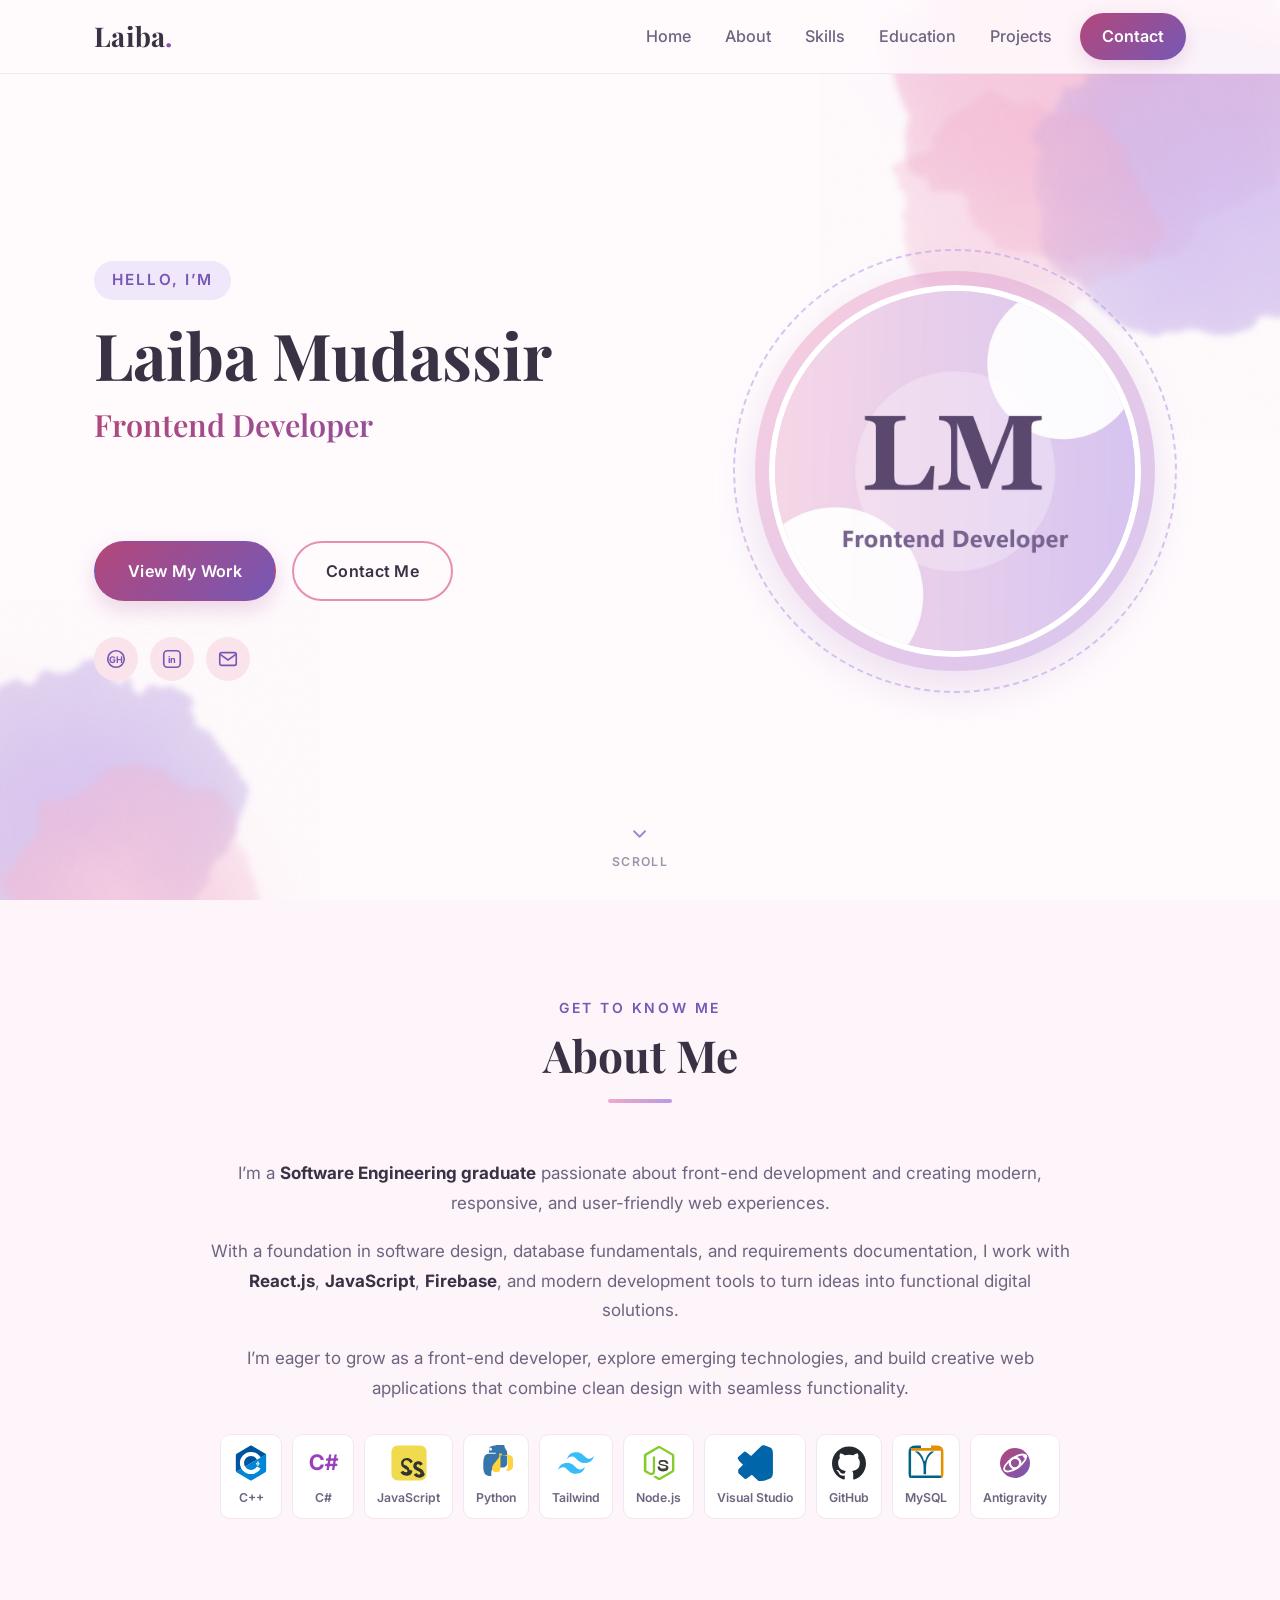
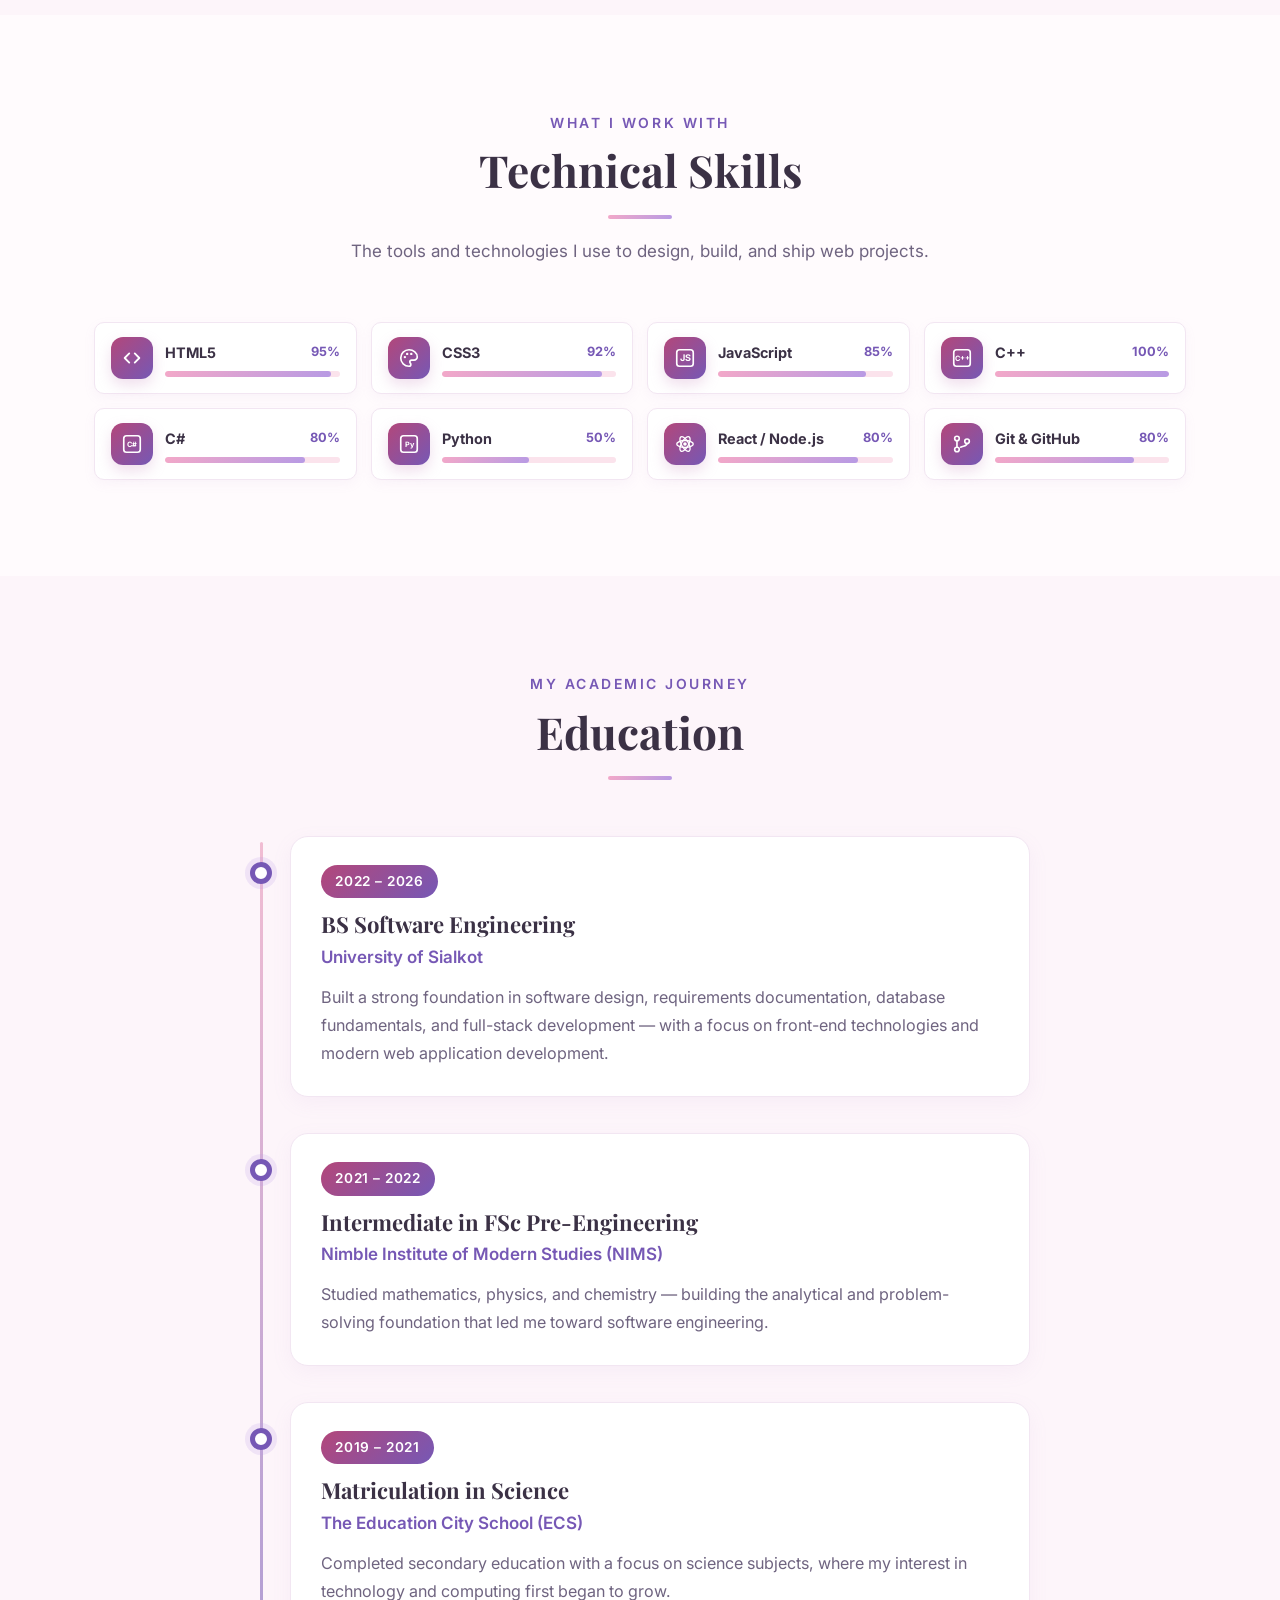
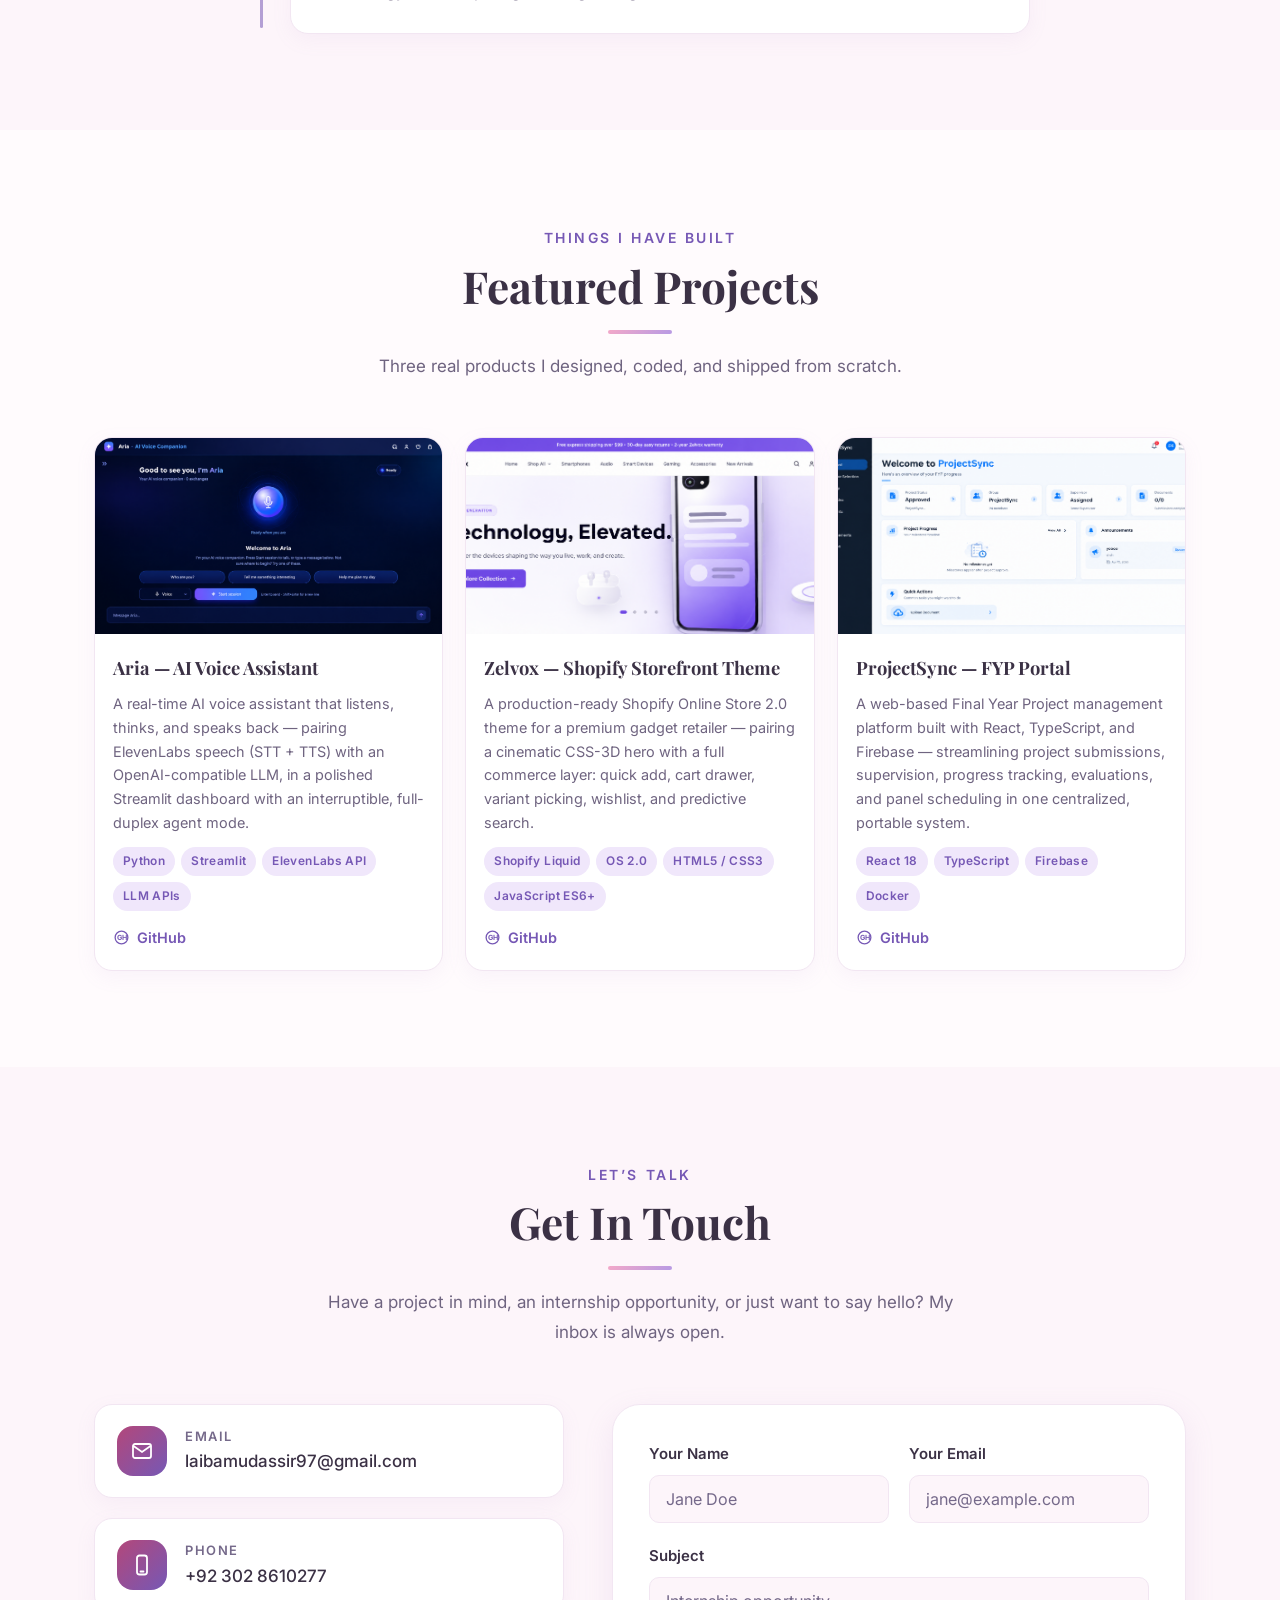
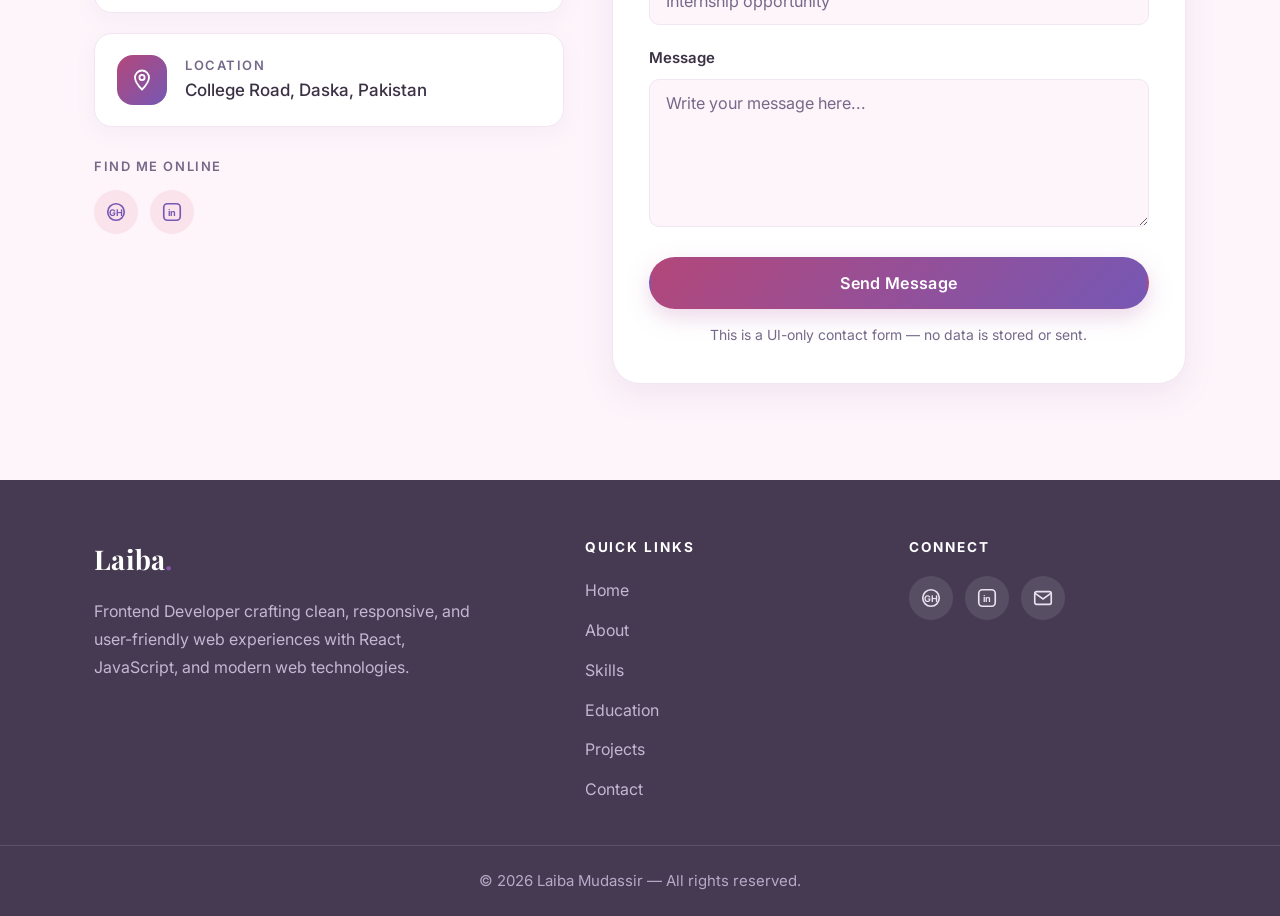
<file: index.html>
<!DOCTYPE html>
<html lang="en">

<head>
  <meta charset="UTF-8">
  <meta name="viewport" content="width=device-width, initial-scale=1.0">
  <meta name="description"
    content="Portfolio of Laiba Mudassir — Frontend Developer. Explore my skills, education, and projects built with HTML5, CSS3, and JavaScript.">
  <meta name="author" content="Laiba Mudassir">
  <title>Laiba Mudassir | Frontend Developer Portfolio</title>

  <!-- Google Fonts (optional enhancement — falls back to system fonts) -->
  <link rel="preconnect" href="https://fonts.googleapis.com">
  <link rel="preconnect" href="https://fonts.gstatic.com" crossorigin>
  <link
    href="https://fonts.googleapis.com/css2?family=Inter:wght@400;500;600;700&family=Playfair+Display:wght@600;700&display=swap"
    rel="stylesheet">

  <!-- Favicon -->
  <link rel="icon"
    href="data:image/svg+xml,%3Csvg xmlns='http://www.w3.org/2000/svg' viewBox='0 0 64 64'%3E%3Ccircle cx='32' cy='32' r='30' fill='%23e8a8c8'/%3E%3Ctext x='32' y='43' font-family='Georgia,serif' font-size='30' font-weight='bold' fill='white' text-anchor='middle'%3EL%3C/text%3E%3C/svg%3E">

  <link rel="stylesheet" href="style.css">
</head>

<body id="top">

  <!-- ===== Hidden checkbox that powers the mobile menu (pure HTML/CSS) ===== -->
  <input type="checkbox" id="nav-toggle" class="nav-toggle-checkbox" aria-hidden="true">

  <!-- =========================== NAVBAR =========================== -->
  <header class="site-header">
    <nav class="navbar container" aria-label="Main navigation">
      <a href="#home" class="brand">Laiba<span class="brand-accent">.</span></a>

      <label for="nav-toggle" class="nav-toggle-label" aria-label="Open navigation menu">
        <span class="nav-toggle-bar"></span>
        <span class="nav-toggle-bar"></span>
        <span class="nav-toggle-bar"></span>
      </label>

      <ul class="nav-menu">
        <li><a href="#home" class="nav-link">Home</a></li>
        <li><a href="#about" class="nav-link">About</a></li>
        <li><a href="#skills" class="nav-link">Skills</a></li>
        <li><a href="#education" class="nav-link">Education</a></li>
        <li><a href="#projects" class="nav-link">Projects</a></li>
        <li><a href="#contact" class="nav-link nav-link--cta">Contact</a></li>
      </ul>
    </nav>
  </header>

  <main>

    <!-- =========================== HOME / HERO =========================== -->
    <section id="home" class="hero">
      <div class="hero-watercolor hero-watercolor--one" aria-hidden="true"></div>
      <div class="hero-watercolor hero-watercolor--two" aria-hidden="true"></div>

      <div class="container hero-inner">
        <div class="hero-content">
          <p class="hero-eyebrow">Hello, I&rsquo;m</p>
          <h1 class="hero-name">Laiba Mudassir</h1>
          <p class="hero-tagline">Frontend Developer</p>
          <p class="hero-punchline" aria-hidden="true">
            <span class="tw-line tw-line-1">Not just websites &mdash; digital experiences</span><span
              class="tw-line tw-line-2">Clean, responsive, intuitive.</span>
          </p>
          <p class="visually-hidden">
            Not just websites &mdash; digital experiences. Clean, responsive, intuitive.
          </p>

          <div class="hero-actions">
            <a href="#projects" class="btn btn-primary">View My Work</a>
            <a href="#contact" class="btn btn-outline">Contact Me</a>
          </div>

          <ul class="hero-socials" aria-label="Social profiles">
            <li>
              <a href="https://github.com/Laiba-coder-dev" target="_blank" rel="noopener noreferrer" class="social-link"
                aria-label="GH — GitHub profile">
                <svg viewBox="0 0 24 24" class="social-icon" aria-hidden="true">
                  <circle cx="12" cy="12" r="9" fill="none" stroke="currentColor" stroke-width="1.8" /><text x="12"
                    y="16" text-anchor="middle" font-size="10" font-weight="700" fill="currentColor"
                    font-family="Inter, sans-serif">GH</text>
                </svg>
              </a>
            </li>
            <li>
              <a href="https://www.linkedin.com/in/laiba-mudassir-345454294" target="_blank" rel="noopener noreferrer"
                class="social-link" aria-label="in — LinkedIn profile">
                <svg viewBox="0 0 24 24" class="social-icon" aria-hidden="true">
                  <rect x="3" y="3" width="18" height="18" rx="4" fill="none" stroke="currentColor"
                    stroke-width="1.8" /><text x="12" y="16" text-anchor="middle" font-size="10" font-weight="700"
                    fill="currentColor" font-family="Inter, sans-serif">in</text>
                </svg>
              </a>
            </li>
            <li>
              <a href="mailto:laibamudassir97@gmail.com" class="social-link" aria-label="Send an email">
                <svg viewBox="0 0 24 24" class="social-icon" aria-hidden="true">
                  <rect x="3" y="5" width="18" height="14" rx="2" fill="none" stroke="currentColor"
                    stroke-width="1.8" />
                  <path d="M3.5 7l8.5 6 8.5-6" fill="none" stroke="currentColor" stroke-width="1.8"
                    stroke-linecap="round" />
                </svg>
              </a>
            </li>
          </ul>
        </div>

        <div class="hero-visual">
          <div class="hero-image-frame">
            <img src="images/profile.jpg" alt="Portrait of Laiba Mudassir, Frontend Developer" class="hero-image"
              width="900" height="900">
          </div>
        </div>
      </div>

      <!-- Scroll-down cue -->
      <a href="#about" class="hero-scroll-cue" aria-label="Scroll to About section">
        <svg viewBox="0 0 24 24" fill="none" stroke-width="2" stroke-linecap="round" stroke-linejoin="round"
          aria-hidden="true">
          <polyline points="6 9 12 15 18 9" />
        </svg>
        <span>Scroll</span>
      </a>
    </section>

    <!-- =========================== ABOUT =========================== -->
    <section id="about" class="section about">
      <div class="container">
        <header class="section-header">
          <p class="section-eyebrow">Get to know me</p>
          <h2 class="section-title">About Me</h2>
          <span class="section-divider" aria-hidden="true"></span>
        </header>

        <div class="about-grid">
          <div class="about-text">
            <p>
              I&rsquo;m a <strong>Software Engineering graduate</strong> passionate about
              front-end development and creating modern, responsive, and user-friendly web
              experiences.
            </p>
            <p>
              With a foundation in software design, database fundamentals, and
              requirements documentation, I work with <strong>React.js</strong>,
              <strong>JavaScript</strong>, <strong>Firebase</strong>, and modern development
              tools to turn ideas into functional digital solutions.
            </p>
            <p>
              I&rsquo;m eager to grow as a front-end developer, explore emerging technologies,
              and build creative web applications that combine clean design with seamless
              functionality.
            </p>
            <ul class="tech-stack" aria-label="Technologies and tools I work with">

              <!-- C++ -->
              <li class="tech-item">
                <span class="tech-icon tech-icon--cpp" aria-hidden="true">
                  <svg viewBox="0 0 128 128" role="img">
                    <path fill="#00549D"
                      d="M115.4 30.7L67.1 2.9c-.8-.5-1.9-.7-3.1-.7-1.2 0-2.3.3-3.1.7l-48 27.9c-1.7 1-2.9 3.5-2.9 5.4v55.7c0 1.1.2 2.4 1 3.5l106.8-62c-.6-1.2-1.5-2.1-2.4-2.7z" />
                    <path fill="#0086D4"
                      d="M10.7 95.3c.5.8 1.2 1.5 1.9 1.9l48.2 27.9c.8.5 1.9.7 3.1.7 1.2 0 2.3-.3 3.1-.7l48-27.9c1.7-1 2.9-3.5 2.9-5.4V36.1c0-.9-.1-1.9-.6-2.8l-106.6 62z" />
                    <path fill="#fff"
                      d="M85.3 76.1C81.1 83.5 73.1 88.5 64 88.5c-13.5 0-24.5-11-24.5-24.5s11-24.5 24.5-24.5c9.1 0 17.1 5 21.3 12.5l13-7.5c-6.8-11.9-19.6-20-34.3-20-21.8 0-39.5 17.7-39.5 39.5s17.7 39.5 39.5 39.5c14.6 0 27.4-8 34.2-19.8l-12.9-7.6z" />
                    <path fill="#fff" d="M82 64h5v5h-5zM89 64h5v5h-5z" />
                    <path fill="#fff" d="M86 59h5v5h-5z" />
                    <path fill="#fff" d="M86 69h5v5h-5z" />
                  </svg>
                </span>
                <span class="tech-name">C++</span>
              </li>

              <!-- C# -->
              <li class="tech-item">
                <span class="tech-icon tech-icon--csharp" aria-hidden="true">
                  <svg viewBox="0 0 128 128" role="img">
                    <text x="64" y="90" text-anchor="middle" font-size="76" font-weight="700" fill="#9941BB"
                      font-family="Inter, 'Segoe UI', sans-serif">C#</text>
                  </svg>
                </span>
                <span class="tech-name">C#</span>
              </li>

              <!-- JavaScript -->
              <li class="tech-item">
                <span class="tech-icon tech-icon--js" aria-hidden="true">
                  <svg viewBox="0 0 128 128" role="img">
                    <path fill="#F0DB4F" d="M1.408 1.408h125.184v125.185H1.408z" />
                    <path fill="#323330"
                      d="M116.347 96.736c-.917-5.711-4.641-10.508-15.672-14.981-3.832-1.761-8.104-3.022-9.377-5.926-.452-1.69-.512-2.642-.226-3.665.821-3.32 4.784-4.355 7.925-3.403 2.023.678 3.938 2.237 5.093 4.724 5.402-3.498 5.391-3.475 9.163-5.879-1.381-2.141-2.118-3.129-3.022-4.045-3.249-3.629-7.676-5.498-14.756-5.355l-3.688.477c-3.534.893-6.902 2.748-8.877 5.235-5.926 6.724-4.236 18.492 2.975 23.335 7.158 5.715 17.527 6.961 18.849 12.239.632 4.486-3.322 5.925-7.206 5.394-3.124-.694-4.750-2.441-6.569-5.637-4.880 2.838-4.880 2.838-9.938 5.769 1.217 2.652 2.355 3.858 4.009 5.423 5.588 5.016 13.089 6.671 20.517 5.562 7.887-1.563 13.507-6.334 14.704-12.701zm-50.81-8.938c-.566-4.959-3.2-8.742-8.477-12.393-3.638-2.461-11.993-5.71-11.993-5.71-.917-3.022-1.277-8.115 2.38-12.441 1.844-2.09 4.756-3.194 7.636-3.271 2.783.05 5.576.9 7.626 2.617l2.022 2.21c1.741 1.844 2.904 3.576 3.697 5.787 2.927-1.7 2.927-1.7 8.997-5.238-1.218-2.736-2.285-3.901-4.286-5.786-5.016-5.09-12.218-7.453-19.421-6.897l-3.617.627c-7.153 1.693-12.762 7.087-13.963 14.062-1.444 8.461 1.39 15.186 8.677 19.966l2.334 1.516c5.96 3.917 10.565 4.877 11.37 8.509.695 4.487-3.476 6.162-7.003 5.764-3.547-.443-6.066-2.335-8.233-5.711l-9.443 5.48c1.743 3.456 3.374 5.003 5.927 7.062 5.902 4.733 14.457 6.162 21.904 4.547 7.905-1.953 14.184-7.965 14.367-17.09z" />
                  </svg>
                </span>
                <span class="tech-name">JavaScript</span>
              </li>

              <!-- Python -->
              <li class="tech-item">
                <span class="tech-icon tech-icon--python" aria-hidden="true">
                  <svg viewBox="0 0 128 128" role="img">
                    <path fill="#3776AB"
                      d="M63.391 1.988c-4.266.046-8.361.437-11.961 1.137-10.632 2.071-12.547 6.232-12.547 14.153v10.516h24v3.625h-24c-8.261 0-15.604 4.976-17.719 14.547-2.421 10.937-2.508 17.875-2.508 26.125 0 8.26.094 15.129 2.526 23.375 2.109 9.515 9.454 14.468 17.727 14.468h8.469v-12.5c0-9.223 8.021-17.343 17.5-17.343h24c8.271 0 15-6.729 15-15V30.277c0-7.896-2.012-11.375-6.075-14.913C98.887 12.701 93.897 8.75 93.897 3.777c0-8.271-6.729-15-15-15H63.391zM44.719 9.813c2.875 0 5.219 2.372 5.219 5.281 0 2.875-2.344 5.219-5.219 5.219-2.907 0-5.25-2.344-5.25-5.219 0-2.908 2.343-5.281 5.25-5.281z" />
                    <path fill="#FFD43B"
                      d="M84.609 23.502v11.852h23.5c8.271 0 16.407 6.758 16.407 15v25.5c0 8.242-6.695 15.665-14.965 15.843-3.657.079-6.923-.397-10.441-1.438 3.96-3.303 6.938-7.333 6.938-14.405v-25.5c0-7.896-5.265-13.635-13.106-13.635h-13.093v46.126c0 8.242-6.695 14.406-14.966 14.406-8.271 0-15.036-6.164-15.036-14.406 0-8.242 6.765-17.367 15.036-26.266 5.929-6.302 11.041-12.296 11.041-18.328 0-3.486-.431-6.034-1.248-8.242H84.609zM71.633 85.536c2.875 0 5.25 2.372 5.25 5.281 0 2.875-2.375 5.219-5.25 5.219-2.907 0-5.25-2.344-5.25-5.219 0-2.908 2.343-5.281 5.25-5.281z" />
                  </svg>
                </span>
                <span class="tech-name">Python</span>
              </li>

              <!-- Tailwind -->
              <li class="tech-item">
                <span class="tech-icon tech-icon--tailwind" aria-hidden="true">
                  <svg viewBox="0 0 128 128" role="img">
                    <path
                      d="M64.004 25.602c-17.067 0-27.73 8.53-32 25.597 6.398-8.531 13.867-11.73 22.398-9.597 4.871 1.214 8.352 4.746 12.207 8.66C72.883 56.629 80.145 64 96.004 64c17.066 0 27.73-8.531 32-25.602-6.399 8.536-13.867 11.735-22.399 9.602-4.87-1.215-8.347-4.746-12.207-8.66-6.27-6.368-13.532-13.738-29.394-13.738zM32.004 64c-17.066 0-27.73 8.531-32 25.602C6.402 81.066 13.87 77.867 22.402 80c4.871 1.215 8.352 4.746 12.207 8.66 6.274 6.367 13.536 13.738 29.395 13.738 17.066 0 27.73-8.53 32-25.597-6.399 8.531-13.867 11.73-22.399 9.597-4.87-1.214-8.347-4.746-12.207-8.66C55.124 71.371 47.863 64 32.004 64z"
                      fill="#38bdf8" />
                  </svg>
                </span>
                <span class="tech-name">Tailwind</span>
              </li>

              <!-- Node.js -->
              <li class="tech-item">
                <span class="tech-icon tech-icon--node" aria-hidden="true">
                  <svg viewBox="0 0 128 128" role="img">
                    <path fill="#83CD29"
                      d="M112.771 30.334L68.674 4.729c-2.781-1.584-6.402-1.584-9.205 0L14.901 30.334C12.031 31.985 10 35.088 10 38.407v51.142c0 3.319 2.084 6.423 4.954 8.083l11.775 6.688c5.628 2.772 7.617 2.772 10.178 2.772 8.333 0 13.093-5.039 13.093-13.828v-50.49c0-.713-.371-1.774-1.071-1.774h-5.623C42.594 41 42 42.061 42 42.773v50.49c0 3.896-3.524 7.773-10.11 4.48L20.1 90.73c-.437-.214-.874-.866-.874-1.181V38.407c0-.483.329-1.104.785-1.384l44.083-25.604c.422-.218 1.378-.218 1.378 0l44.087 25.604c.457.28.786.9.786 1.384v51.142c0 .483-.329 1.104-.786 1.384l-44.087 25.604c-.401.213-.957.213-1.378 0l-11.465-6.908c-.329-.169-.793-.169-1.134 0-3.049 1.503-3.596 1.699-6.422 2.772-1.134.484-.632 1.699.218 2.182l15.084 8.924c1.378.862 2.975 1.28 4.576 1.28 1.602 0 3.22-.418 4.576-1.28l44.083-25.604c2.87-1.648 4.953-4.752 4.953-8.083V38.407c0-3.319-2.07-6.422-4.947-8.073z" />
                    <path fill="#404137"
                      d="M77.71 52.62c-9.576 0-15.28 4.043-15.28 10.77 0 7.316 5.657 9.338 14.802 10.258 10.951 1.084 11.777 2.707 11.777 4.895 0 3.781-3.019 5.379-10.108 5.379-8.921 0-10.877-2.229-11.557-6.647-.109-.621-.657-1.071-1.278-1.071h-5.751c-.71 0-1.278.578-1.278 1.278 0 7.487 4.087 16.411 19.864 16.411 11.888 0 18.73-4.65 18.73-12.769 0-8.069-5.479-10.199-16.978-11.73-11.62-1.54-12.828-2.303-12.828-5.005 0-2.247 1.018-5.228 9.576-5.228 7.672 0 10.502 1.645 11.668 6.788.128.567.622.979 1.217.979h5.775c.356 0 .695-.154.932-.427.238-.273.34-.636.285-.986-1.468-8.573-7.256-12.75-19.572-12.75z" />
                  </svg>
                </span>
                <span class="tech-name">Node.js</span>
              </li>

              <!-- Visual Studio Code -->
              <li class="tech-item">
                <span class="tech-icon tech-icon--vscode" aria-hidden="true">
                  <svg viewBox="0 0 128 128" role="img">
                    <path fill="#0065A9"
                      d="M90.767 127.126a10.273 10.273 0 006.35-.244l25.69-9.852c2.96-1.137 4.993-3.93 4.993-7.17V18.14a7.431 7.431 0 00-4.993-7.17l-25.69-9.853a10.11 10.11 0 00-7.36.244 10.307 10.307 0 00-1.38.779L50.015 38.95 32.195 25.022a6.88 6.88 0 00-8.817.332l-20.05 17.9A6.885 6.885 0 003.327 50a6.885 6.885 0 001-6.75L4.33 50.002c0 1.726.638 3.451 1.913 4.754l15.17 15.12-15.17 15.117c-1.275 1.303-1.913 3.028-1.913 4.754l-.003 6.748c.006 1.787.672 3.394 1.737 4.564l20.052 17.9a6.88 6.88 0 008.817.332l17.82-13.93 38.362 36.802c.48.384.96.704 1.38.778zM97 35.37L67.77 64 97 92.633V35.37z" />
                  </svg>
                </span>
                <span class="tech-name">Visual Studio</span>
              </li>

              <!-- GitHub -->
              <li class="tech-item">
                <span class="tech-icon tech-icon--github" aria-hidden="true">
                  <svg viewBox="0 0 128 128" role="img">
                    <path fill-rule="evenodd" clip-rule="evenodd"
                      d="M64 5.103c-33.347 0-60.388 27.035-60.388 60.388 0 26.682 17.303 49.317 41.297 57.303 3.017.56 4.125-1.31 4.125-2.905 0-1.44-.056-6.197-.082-11.243-16.8 3.653-20.345-7.125-20.345-7.125-2.747-6.98-6.705-8.836-6.705-8.836-5.48-3.748.413-3.67.413-3.67 6.063.425 9.257 6.223 9.257 6.223 5.386 9.23 14.127 6.562 17.573 5.02.542-3.903 2.107-6.568 3.834-8.076-13.413-1.525-27.514-6.704-27.514-29.843 0-6.593 2.36-11.98 6.223-16.21-.628-1.52-2.695-7.662.584-15.98 0 0 5.07-1.623 16.61 6.19C53.7 35 58.867 34.327 64 34.304c5.13.023 10.3.694 15.127 2.033 11.526-7.813 16.59-6.19 16.59-6.19 3.287 8.317 1.22 14.46.593 15.98 3.872 4.23 6.215 9.617 6.215 16.21 0 23.194-14.127 28.3-27.574 29.796 2.167 1.874 4.097 5.55 4.097 11.183 0 8.08-.07 14.583-.07 16.572 0 1.607 1.088 3.49 4.148 2.897 23.98-7.994 41.263-30.622 41.263-57.294C124.388 32.14 97.35 5.103 64 5.103z"
                      fill="#24292f" />
                  </svg>
                </span>
                <span class="tech-name">GitHub</span>
              </li>

              <!-- MySQL -->
              <li class="tech-item">
                <span class="tech-icon tech-icon--mysql" aria-hidden="true">
                  <svg viewBox="0 0 128 128" role="img">
                    <path fill="#00618a" d="M2 2h44v9H11v106H2z" />
                    <path fill="#e48e00" d="M126 2H82v9h35v106h9z" />
                    <path fill="#00618a" d="M11 108h106v9H11z" />
                    <path fill="#e48e00" d="M11 11h106v9H11z" />
                    <path fill="#00618a"
                      d="M54.2 66.4c.8 6.8 1.1 13.1 1.1 21.6v16h9V88c0-8.5.3-14.8 1.1-21.6 1.1-9.4 3.6-17.3 9-25.2C79 34.8 84.4 28.9 94.1 23H82.4c-6.8 5.1-11.4 10.2-15.3 17.2-2.8 5.1-4.5 10.5-5.6 16.2h-4.9c-1.1-5.7-2.8-11.1-5.6-16.2C47.1 33.2 42.5 28.1 35.7 23H23.9c9.7 5.9 15.1 11.8 19.3 18.2 5.4 7.9 9 15.8 11 25.2z" />
                  </svg>
                </span>
                <span class="tech-name">MySQL</span>
              </li>

              <!-- Antigravity (AI tool) -->
              <li class="tech-item">
                <span class="tech-icon tech-icon--ai" aria-hidden="true">
                  <svg viewBox="0 0 24 24" role="img">
                    <defs>
                      <linearGradient id="aiGrad" x1="0%" y1="0%" x2="100%" y2="100%">
                        <stop offset="0%" style="stop-color:#b3477a" />
                        <stop offset="100%" style="stop-color:#7658b5" />
                      </linearGradient>
                    </defs>
                    <circle cx="12" cy="12" r="10" fill="url(#aiGrad)" />
                    <circle cx="12" cy="12" r="3.5" fill="none" stroke="white" stroke-width="1.5" />
                    <ellipse cx="12" cy="12" rx="8.5" ry="3.5" fill="none" stroke="white" stroke-width="1.2"
                      transform="rotate(-35 12 12)" />
                    <circle cx="18.8" cy="7.5" r="1.3" fill="white" />
                  </svg>
                </span>
                <span class="tech-name">Antigravity</span>
              </li>

            </ul>
          </div>
        </div>
      </div>
    </section>

    <!-- =========================== SKILLS =========================== -->
    <section id="skills" class="section skills">
      <div class="container">
        <header class="section-header">
          <p class="section-eyebrow">What I work with</p>
          <h2 class="section-title">Technical Skills</h2>
          <span class="section-divider" aria-hidden="true"></span>
          <p class="section-subtitle">
            The tools and technologies I use to design, build, and ship web projects.
          </p>
        </header>

        <div class="skills-grid">

          <article class="skill-card">
            <span class="skill-icon" aria-hidden="true">
              <svg viewBox="0 0 24 24">
                <polyline points="9 7 4 12 9 17" fill="none" stroke="currentColor" stroke-width="2"
                  stroke-linecap="round" stroke-linejoin="round" />
                <polyline points="15 7 20 12 15 17" fill="none" stroke="currentColor" stroke-width="2"
                  stroke-linecap="round" stroke-linejoin="round" />
              </svg>
            </span>
            <div class="skill-info">
              <div class="skill-head">
                <h3 class="skill-name">HTML5</h3>
                <span class="skill-level">95%</span>
              </div>
              <div class="skill-meter" role="img" aria-label="HTML5 proficiency: 95 percent">
                <span class="skill-meter-fill" style="--level: 95%;"></span>
              </div>
            </div>
          </article>

          <article class="skill-card">
            <span class="skill-icon" aria-hidden="true">
              <svg viewBox="0 0 24 24">
                <path
                  d="M12 3a9 9 0 1 0 0 18c1.1 0 2-.9 2-2 0-.5-.2-1-.6-1.4-.3-.4-.5-.8-.5-1.3 0-1.1.9-2 2-2h2.6A3.5 3.5 0 0 0 21 10.8C21 6.5 16.9 3 12 3z"
                  fill="none" stroke="currentColor" stroke-width="1.8" />
                <circle cx="7.5" cy="11" r="1.3" fill="currentColor" />
                <circle cx="10" cy="7.5" r="1.3" fill="currentColor" />
                <circle cx="14.5" cy="7.5" r="1.3" fill="currentColor" />
              </svg>
            </span>
            <div class="skill-info">
              <div class="skill-head">
                <h3 class="skill-name">CSS3</h3>
                <span class="skill-level">92%</span>
              </div>
              <div class="skill-meter" role="img" aria-label="CSS3 proficiency: 92 percent">
                <span class="skill-meter-fill" style="--level: 92%;"></span>
              </div>
            </div>
          </article>

          <article class="skill-card">
            <span class="skill-icon" aria-hidden="true">
              <svg viewBox="0 0 24 24">
                <rect x="3" y="3" width="18" height="18" rx="3" fill="none" stroke="currentColor" stroke-width="1.8" />
                <text x="12" y="15.5" text-anchor="middle" font-size="10" font-weight="700" fill="currentColor"
                  font-family="Inter, sans-serif">JS</text>
              </svg>
            </span>
            <div class="skill-info">
              <div class="skill-head">
                <h3 class="skill-name">JavaScript</h3>
                <span class="skill-level">85%</span>
              </div>
              <div class="skill-meter" role="img" aria-label="JavaScript proficiency: 85 percent">
                <span class="skill-meter-fill" style="--level: 85%;"></span>
              </div>
            </div>
          </article>

          <article class="skill-card">
            <span class="skill-icon" aria-hidden="true">
              <svg viewBox="0 0 24 24">
                <rect x="3" y="3" width="18" height="18" rx="3" fill="none" stroke="currentColor" stroke-width="1.8" />
                <text x="12" y="15" text-anchor="middle" font-size="8" font-weight="700" fill="currentColor"
                  font-family="Inter, sans-serif">C++</text>
              </svg>
            </span>
            <div class="skill-info">
              <div class="skill-head">
                <h3 class="skill-name">C++</h3>
                <span class="skill-level">100%</span>
              </div>
              <div class="skill-meter" role="img" aria-label="C plus plus proficiency: 100 percent">
                <span class="skill-meter-fill" style="--level: 100%;"></span>
              </div>
            </div>
          </article>

          <article class="skill-card">
            <span class="skill-icon" aria-hidden="true">
              <svg viewBox="0 0 24 24">
                <rect x="3" y="3" width="18" height="18" rx="3" fill="none" stroke="currentColor" stroke-width="1.8" />
                <text x="12" y="15" text-anchor="middle" font-size="8" font-weight="700" fill="currentColor"
                  font-family="Inter, sans-serif">C#</text>
              </svg>
            </span>
            <div class="skill-info">
              <div class="skill-head">
                <h3 class="skill-name">C#</h3>
                <span class="skill-level">80%</span>
              </div>
              <div class="skill-meter" role="img" aria-label="C sharp proficiency: 80 percent">
                <span class="skill-meter-fill" style="--level: 80%;"></span>
              </div>
            </div>
          </article>

          <article class="skill-card">
            <span class="skill-icon" aria-hidden="true">
              <svg viewBox="0 0 24 24">
                <rect x="3" y="3" width="18" height="18" rx="3" fill="none" stroke="currentColor" stroke-width="1.8" />
                <text x="12" y="15" text-anchor="middle" font-size="8" font-weight="700" fill="currentColor"
                  font-family="Inter, sans-serif">Py</text>
              </svg>
            </span>
            <div class="skill-info">
              <div class="skill-head">
                <h3 class="skill-name">Python</h3>
                <span class="skill-level">50%</span>
              </div>
              <div class="skill-meter" role="img" aria-label="Python proficiency: 50 percent">
                <span class="skill-meter-fill" style="--level: 50%;"></span>
              </div>
            </div>
          </article>

          <article class="skill-card">
            <span class="skill-icon" aria-hidden="true">
              <svg viewBox="0 0 24 24">
                <circle cx="12" cy="12" r="2" fill="currentColor" />
                <ellipse cx="12" cy="12" rx="9" ry="3.8" fill="none" stroke="currentColor" stroke-width="1.5" />
                <ellipse cx="12" cy="12" rx="9" ry="3.8" fill="none" stroke="currentColor" stroke-width="1.5"
                  transform="rotate(60 12 12)" />
                <ellipse cx="12" cy="12" rx="9" ry="3.8" fill="none" stroke="currentColor" stroke-width="1.5"
                  transform="rotate(120 12 12)" />
              </svg>
            </span>
            <div class="skill-info">
              <div class="skill-head">
                <h3 class="skill-name">React / Node.js</h3>
                <span class="skill-level">80%</span>
              </div>
              <div class="skill-meter" role="img" aria-label="React and Node dot js proficiency: 80 percent">
                <span class="skill-meter-fill" style="--level: 80%;"></span>
              </div>
            </div>
          </article>

          <article class="skill-card">
            <span class="skill-icon" aria-hidden="true">
              <svg viewBox="0 0 24 24">
                <circle cx="6.5" cy="6" r="2.5" fill="none" stroke="currentColor" stroke-width="1.8" />
                <circle cx="6.5" cy="18" r="2.5" fill="none" stroke="currentColor" stroke-width="1.8" />
                <circle cx="17.5" cy="9" r="2.5" fill="none" stroke="currentColor" stroke-width="1.8" />
                <path d="M6.5 8.5v7M17.5 11.5c0 3-4 2.5-7 4" fill="none" stroke="currentColor" stroke-width="1.8"
                  stroke-linecap="round" />
              </svg>
            </span>
            <div class="skill-info">
              <div class="skill-head">
                <h3 class="skill-name">Git &amp; GitHub</h3>
                <span class="skill-level">80%</span>
              </div>
              <div class="skill-meter" role="img" aria-label="Git and GitHub proficiency: 80 percent">
                <span class="skill-meter-fill" style="--level: 80%;"></span>
              </div>
            </div>
          </article>

        </div>
      </div>
    </section>

    <!-- =========================== EDUCATION =========================== -->
    <section id="education" class="section education">
      <div class="container">
        <header class="section-header">
          <p class="section-eyebrow">My academic journey</p>
          <h2 class="section-title">Education</h2>
          <span class="section-divider" aria-hidden="true"></span>
        </header>

        <ol class="timeline">
          <li class="timeline-item">
            <span class="timeline-marker" aria-hidden="true"></span>
            <div class="timeline-card">
              <span class="timeline-period">2022 &ndash; 2026</span>
              <h3 class="timeline-degree">BS Software Engineering</h3>
              <p class="timeline-institute">University of Sialkot</p>
              <p class="timeline-detail">
                Built a strong foundation in software design, requirements documentation,
                database fundamentals, and full-stack development &mdash; with a focus on
                front-end technologies and modern web application development.
              </p>
            </div>
          </li>

          <li class="timeline-item">
            <span class="timeline-marker" aria-hidden="true"></span>
            <div class="timeline-card">
              <span class="timeline-period">2021 &ndash; 2022</span>
              <h3 class="timeline-degree">Intermediate in FSc Pre-Engineering</h3>
              <p class="timeline-institute">Nimble Institute of Modern Studies (NIMS)</p>
              <p class="timeline-detail">
                Studied mathematics, physics, and chemistry &mdash; building the analytical
                and problem-solving foundation that led me toward software engineering.
              </p>
            </div>
          </li>

          <li class="timeline-item">
            <span class="timeline-marker" aria-hidden="true"></span>
            <div class="timeline-card">
              <span class="timeline-period">2019 &ndash; 2021</span>
              <h3 class="timeline-degree">Matriculation in Science</h3>
              <p class="timeline-institute">The Education City School (ECS)</p>
              <p class="timeline-detail">
                Completed secondary education with a focus on science subjects, where my
                interest in technology and computing first began to grow.
              </p>
            </div>
          </li>
        </ol>
      </div>
    </section>

    <!-- =========================== PROJECTS =========================== -->
    <section id="projects" class="section projects">
      <div class="container">
        <header class="section-header">
          <p class="section-eyebrow">Things I have built</p>
          <h2 class="section-title">Featured Projects</h2>
          <span class="section-divider" aria-hidden="true"></span>
          <p class="section-subtitle">
            Three real products I designed, coded, and shipped from scratch.
          </p>
        </header>

        <div class="projects-grid">

          <!-- Aria — AI Voice Assistant -->
          <article class="project-card">
            <div class="project-thumb">
              <img src="images/project1.png"
                alt="Screenshot of the Aria AI voice assistant dashboard with its glowing microphone orb" width="1672"
                height="941" loading="lazy">
            </div>
            <div class="project-body">
              <h3 class="project-title">Aria &mdash; AI Voice Assistant</h3>
              <p class="project-description">
                A real-time AI voice assistant that listens, thinks, and speaks back &mdash;
                pairing ElevenLabs speech (STT + TTS) with an OpenAI-compatible LLM, in a
                polished Streamlit dashboard with an interruptible, full-duplex agent mode.
              </p>
              <ul class="project-tags" aria-label="Technologies used">
                <li>Python</li>
                <li>Streamlit</li>
                <li>ElevenLabs API</li>
                <li>LLM APIs</li>
              </ul>
              <div class="project-links">
                <a href="https://github.com/Laiba-coder-dev/Python-Voice-Assistant" target="_blank"
                  rel="noopener noreferrer" class="project-link">
                  <svg viewBox="0 0 24 24" class="link-icon" aria-hidden="true">
                    <circle cx="12" cy="12" r="9" fill="none" stroke="currentColor" stroke-width="1.8" /><text x="12"
                      y="16" text-anchor="middle" font-size="10" font-weight="700" fill="currentColor"
                      font-family="Inter, sans-serif">GH</text>
                  </svg>
                  GitHub
                </a>
              </div>
            </div>
          </article>

          <!-- Zelvox — Shopify Storefront Theme -->
          <article class="project-card">
            <div class="project-thumb">
              <img src="images/project2.png"
                alt="Screenshot of the Zelvox Shopify storefront hero with its lavender phone mockup" width="1913"
                height="822" loading="lazy">
            </div>
            <div class="project-body">
              <h3 class="project-title">Zelvox &mdash; Shopify Storefront Theme</h3>
              <p class="project-description">
                A production-ready Shopify Online Store 2.0 theme for a premium gadget retailer
                &mdash; pairing a cinematic CSS-3D hero with a full commerce layer: quick add,
                cart drawer, variant picking, wishlist, and predictive search.
              </p>
              <ul class="project-tags" aria-label="Technologies used">
                <li>Shopify Liquid</li>
                <li>OS 2.0</li>
                <li>HTML5 / CSS3</li>
                <li>JavaScript ES6+</li>
              </ul>
              <div class="project-links">
                <a href="https://github.com/Laiba-coder-dev/Zelvox-Shopify-Store" target="_blank"
                  rel="noopener noreferrer" class="project-link">
                  <svg viewBox="0 0 24 24" class="link-icon" aria-hidden="true">
                    <circle cx="12" cy="12" r="9" fill="none" stroke="currentColor" stroke-width="1.8" /><text x="12"
                      y="16" text-anchor="middle" font-size="10" font-weight="700" fill="currentColor"
                      font-family="Inter, sans-serif">GH</text>
                  </svg>
                  GitHub
                </a>
              </div>
            </div>
          </article>

          <!-- ProjectSync — FYP Portal -->
          <article class="project-card">
            <div class="project-thumb">
              <img src="images/project3.png" alt="Screenshot of the ProjectSync FYP Portal interface" width="1816"
                height="866" loading="lazy">
            </div>
            <div class="project-body">
              <h3 class="project-title">ProjectSync &mdash; FYP Portal</h3>
              <p class="project-description">
                A web-based Final Year Project management platform built with React, TypeScript,
                and Firebase &mdash; streamlining project submissions, supervision, progress
                tracking, evaluations, and panel scheduling in one centralized, portable system.
              </p>
              <ul class="project-tags" aria-label="Technologies used">
                <li>React 18</li>
                <li>TypeScript</li>
                <li>Firebase</li>
                <li>Docker</li>
              </ul>
              <div class="project-links">
                <a href="https://github.com/Laiba-coder-dev/ProjectSync-FYP-Portal" target="_blank"
                  rel="noopener noreferrer" class="project-link">
                  <svg viewBox="0 0 24 24" class="link-icon" aria-hidden="true">
                    <circle cx="12" cy="12" r="9" fill="none" stroke="currentColor" stroke-width="1.8" /><text x="12"
                      y="16" text-anchor="middle" font-size="10" font-weight="700" fill="currentColor"
                      font-family="Inter, sans-serif">GH</text>
                  </svg>
                  GitHub
                </a>
              </div>
            </div>
          </article>

        </div>
      </div>
    </section>

    <!-- =========================== CONTACT =========================== -->
    <section id="contact" class="section contact">
      <div class="container">
        <header class="section-header">
          <p class="section-eyebrow">Let&rsquo;s talk</p>
          <h2 class="section-title">Get In Touch</h2>
          <span class="section-divider" aria-hidden="true"></span>
          <p class="section-subtitle">
            Have a project in mind, an internship opportunity, or just want to say hello?
            My inbox is always open.
          </p>
        </header>

        <div class="contact-grid">

          <div class="contact-info">
            <ul class="contact-list">
              <li class="contact-item">
                <span class="contact-icon" aria-hidden="true">
                  <svg viewBox="0 0 24 24">
                    <rect x="3" y="5" width="18" height="14" rx="2" fill="none" stroke="currentColor"
                      stroke-width="1.8" />
                    <path d="M3.5 7l8.5 6 8.5-6" fill="none" stroke="currentColor" stroke-width="1.8"
                      stroke-linecap="round" />
                  </svg>
                </span>
                <div>
                  <h3 class="contact-label">Email</h3>
                  <a href="mailto:laibamudassir97@gmail.com" class="contact-value">laibamudassir97@gmail.com</a>
                </div>
              </li>

              <li class="contact-item">
                <span class="contact-icon" aria-hidden="true">
                  <svg viewBox="0 0 24 24">
                    <rect x="7" y="2.5" width="10" height="19" rx="2.5" fill="none" stroke="currentColor"
                      stroke-width="1.8" />
                    <line x1="10.5" y1="18.5" x2="13.5" y2="18.5" stroke="currentColor" stroke-width="1.8"
                      stroke-linecap="round" />
                  </svg>
                </span>
                <div>
                  <h3 class="contact-label">Phone</h3>
                  <a href="tel:+923028610277" class="contact-value">+92 302 8610277</a>
                </div>
              </li>

              <li class="contact-item">
                <span class="contact-icon" aria-hidden="true">
                  <svg viewBox="0 0 24 24">
                    <path d="M12 2.5a7 7 0 0 0-7 7c0 5 7 12 7 12s7-7 7-12a7 7 0 0 0-7-7z" fill="none"
                      stroke="currentColor" stroke-width="1.8" stroke-linejoin="round" />
                    <circle cx="12" cy="9.5" r="2.6" fill="none" stroke="currentColor" stroke-width="1.8" />
                  </svg>
                </span>
                <div>
                  <h3 class="contact-label">Location</h3>
                  <p class="contact-value">College Road, Daska, Pakistan</p>
                </div>
              </li>
            </ul>

            <div class="contact-socials">
              <h3 class="contact-socials-title">Find me online</h3>
              <ul class="contact-social-list" aria-label="Social profiles">
                <li>
                  <a href="https://github.com/Laiba-coder-dev" target="_blank" rel="noopener noreferrer"
                    class="social-link" aria-label="GH — GitHub profile">
                    <svg viewBox="0 0 24 24" class="social-icon" aria-hidden="true">
                      <circle cx="12" cy="12" r="9" fill="none" stroke="currentColor" stroke-width="1.8" /><text x="12"
                        y="16" text-anchor="middle" font-size="10" font-weight="700" fill="currentColor"
                        font-family="Inter, sans-serif">GH</text>
                    </svg>
                  </a>
                </li>
                <li>
                  <a href="https://www.linkedin.com/in/laiba-mudassir-345454294" target="_blank"
                    rel="noopener noreferrer" class="social-link" aria-label="in — LinkedIn profile">
                    <svg viewBox="0 0 24 24" class="social-icon" aria-hidden="true">
                      <rect x="3" y="3" width="18" height="18" rx="4" fill="none" stroke="currentColor"
                        stroke-width="1.8" /><text x="12" y="16" text-anchor="middle" font-size="10" font-weight="700"
                        fill="currentColor" font-family="Inter, sans-serif">in</text>
                    </svg>
                  </a>
                </li>
              </ul>
            </div>
          </div>

          <form class="contact-form" action="#" method="post" novalidate>
            <div class="form-row">
              <div class="form-field">
                <label for="name" class="form-label">Your Name</label>
                <input type="text" id="name" name="name" class="form-input" placeholder="Jane Doe" required>
              </div>
              <div class="form-field">
                <label for="email" class="form-label">Your Email</label>
                <input type="email" id="email" name="email" class="form-input" placeholder="jane@example.com" required>
              </div>
            </div>

            <div class="form-field">
              <label for="subject" class="form-label">Subject</label>
              <input type="text" id="subject" name="subject" class="form-input" placeholder="Internship opportunity"
                required>
            </div>

            <div class="form-field">
              <label for="message" class="form-label">Message</label>
              <textarea id="message" name="message" class="form-input form-textarea" rows="6"
                placeholder="Write your message here..." required></textarea>
            </div>

            <button type="submit" class="btn btn-primary btn-block">Send Message</button>
            <p class="form-note">This is a UI-only contact form &mdash; no data is stored or sent.</p>
          </form>

        </div>
      </div>
    </section>

  </main>

  <!-- =========================== FOOTER =========================== -->
  <footer class="site-footer">
    <div class="container footer-grid">
      <div class="footer-brand">
        <a href="#home" class="brand">Laiba<span class="brand-accent">.</span></a>
        <p class="footer-tagline">
          Frontend Developer crafting clean, responsive, and user-friendly web experiences
          with React, JavaScript, and modern web technologies.
        </p>
      </div>

      <nav class="footer-nav" aria-label="Footer navigation">
        <h3 class="footer-heading">Quick Links</h3>
        <ul class="footer-links">
          <li><a href="#home">Home</a></li>
          <li><a href="#about">About</a></li>
          <li><a href="#skills">Skills</a></li>
          <li><a href="#education">Education</a></li>
          <li><a href="#projects">Projects</a></li>
          <li><a href="#contact">Contact</a></li>
        </ul>
      </nav>

      <div class="footer-social">
        <h3 class="footer-heading">Connect</h3>
        <ul class="contact-social-list" aria-label="Social profiles">
          <li>
            <a href="https://github.com/Laiba-coder-dev" target="_blank" rel="noopener noreferrer" class="social-link"
              aria-label="GH — GitHub profile">
              <svg viewBox="0 0 24 24" class="social-icon" aria-hidden="true">
                <circle cx="12" cy="12" r="9" fill="none" stroke="currentColor" stroke-width="1.8" /><text x="12" y="16"
                  text-anchor="middle" font-size="10" font-weight="700" fill="currentColor"
                  font-family="Inter, sans-serif">GH</text>
              </svg>
            </a>
          </li>
          <li>
            <a href="https://www.linkedin.com/in/laiba-mudassir-345454294" target="_blank" rel="noopener noreferrer"
              class="social-link" aria-label="in — LinkedIn profile">
              <svg viewBox="0 0 24 24" class="social-icon" aria-hidden="true">
                <rect x="3" y="3" width="18" height="18" rx="4" fill="none" stroke="currentColor" stroke-width="1.8" />
                <text x="12" y="16" text-anchor="middle" font-size="10" font-weight="700" fill="currentColor"
                  font-family="Inter, sans-serif">in</text>
              </svg>
            </a>
          </li>
          <li>
            <a href="mailto:laibamudassir97@gmail.com" class="social-link" aria-label="Send an email">
              <svg viewBox="0 0 24 24" class="social-icon" aria-hidden="true">
                <rect x="3" y="5" width="18" height="14" rx="2" fill="none" stroke="currentColor" stroke-width="1.8" />
                <path d="M3.5 7l8.5 6 8.5-6" fill="none" stroke="currentColor" stroke-width="1.8"
                  stroke-linecap="round" />
              </svg>
            </a>
          </li>
        </ul>
      </div>
    </div>

    <div class="footer-bottom">
      <p>&copy; 2026 Laiba Mudassir &mdash; All rights reserved.</p>
    </div>
  </footer>

</body>

</html>
</file>
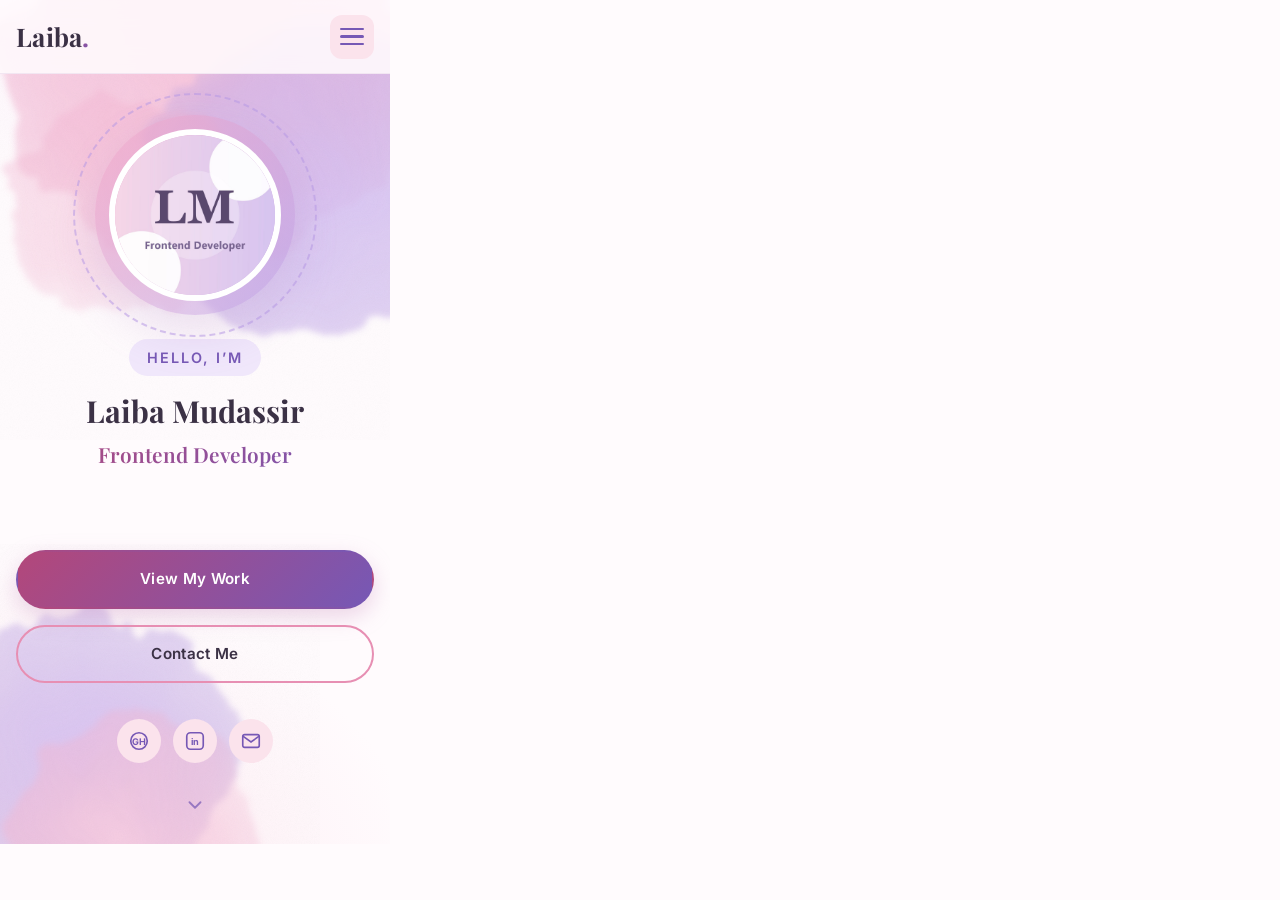
<file: tools/screenshot-mobile.html>
<!DOCTYPE html>
<html>
<head>
  <meta charset="utf-8">
  <title>mobile screenshot wrapper</title>
  <style>html,body{margin:0;padding:0;background:#fffbfd;} iframe{display:block;border:0;}</style>
</head>
<body>
  <iframe src="../index.html" title="mobile preview" style="width:390px;height:844px;"></iframe>
</body>
</html>
</file>
<file: style.css>
/* ==========================================================================
   Laiba Mudassir — Personal Portfolio
   Hand-written HTML5 + CSS3 (no frameworks, no templates)

   Table of contents
   1.  Design tokens
   2.  Base styles & reset
   3.  Shared utilities (container, buttons, section headers)
   4.  Navbar & mobile menu
   5.  Hero section
   6.  About section
   7.  Skills section
   8.  Education section
   9.  Projects section
   10. Contact section & form
   11. Footer
   12. Responsive breakpoints
   13. Accessibility (reduced motion, focus)
   ========================================================================== */


/* ==========================================================================
   1. DESIGN TOKENS
   ========================================================================== */

:root {
  /* Core palette — white base with soft pink & lilac watercolor accents */
  --color-bg: #fffbfd;
  --color-surface: #ffffff;
  --color-surface-soft: #fdf5fa;

  --color-pink: #e78fb3;
  --color-pink-soft: #fbe3ec;
  --color-lilac: #7658b5;
  --color-lilac-soft: #f0e7fb;
  --color-gradient: linear-gradient(135deg, #f3a8c8 0%, #b79ae4 100%);
  /* Deeper variant used where white text sits on the gradient (contrast-safe) */
  --color-gradient-strong: linear-gradient(135deg, #b3477a 0%, #7658b5 100%);

  --color-text: #3b3145;
  --color-text-soft: #6f6480;
  --color-text-faint: #75698a;
  --color-border: #f2e6f2;

  /* Typography */
  --font-body: "Inter", "Segoe UI", system-ui, -apple-system, sans-serif;
  --font-display: "Playfair Display", Georgia, "Times New Roman", serif;

  /* Layout */
  --container-width: 1140px;
  --header-height: 74px;
  --radius-sm: 10px;
  --radius-md: 18px;
  --radius-lg: 28px;

  /* Effects */
  --shadow-soft: 0 10px 30px rgba(179, 138, 200, 0.14);
  --shadow-lift: 0 18px 44px rgba(179, 138, 200, 0.24);
  --transition: 0.3s ease;
}


/* ==========================================================================
   2. BASE STYLES & RESET
   ========================================================================== */

*,
*::before,
*::after {
  margin: 0;
  padding: 0;
  box-sizing: border-box;
}

html {
  scroll-behavior: smooth;          /* Smooth scrolling between sections */
  scroll-padding-top: calc(var(--header-height) + 12px);
  /* Bump the root font size on desktop so all rem values scale up */
  font-size: 17px;
  overflow-x: hidden;               /* Belt-and-suspenders against horizontal bleed */
}

body {
  font-family: var(--font-body);
  font-size: 1rem;
  line-height: 1.75;
  color: var(--color-text);
  background-color: var(--color-bg);
  -webkit-font-smoothing: antialiased;
  overflow-x: hidden;               /* Guards against stray horizontal scroll */
}

img {
  max-width: 100%;
  display: block;
}

a {
  color: inherit;
  text-decoration: none;
}

ul,
ol {
  list-style: none;
}

code {
  font-family: "Consolas", "Courier New", monospace;
  font-size: 0.88em;
  background: var(--color-lilac-soft);
  color: var(--color-lilac);
  padding: 0.08em 0.4em;
  border-radius: 6px;
}

.container {
  width: 100%;
  max-width: var(--container-width);
  margin-inline: auto;
  padding-inline: 24px;
}

.section {
  padding-block: 96px;
  position: relative;
}

/* Alternating section backgrounds for visual rhythm */
.about,
.education,
.contact {
  background-color: var(--color-surface-soft);
}


/* ==========================================================================
   3. SHARED UTILITIES
   ========================================================================== */

/* ---------- Section headers ---------- */

.section-header {
  text-align: center;
  max-width: 640px;
  margin-inline: auto;
  margin-bottom: 56px;
}

.section-eyebrow {
  font-size: 0.82rem;
  font-weight: 600;
  letter-spacing: 0.18em;
  text-transform: uppercase;
  color: var(--color-lilac);
  margin-bottom: 8px;
}

.section-title {
  font-family: var(--font-display);
  font-size: clamp(1.9rem, 4vw, 2.6rem);
  line-height: 1.2;
  color: var(--color-text);
}

.section-divider {
  display: block;
  width: 64px;
  height: 4px;
  border-radius: 999px;
  background: var(--color-gradient);
  margin: 18px auto 0;
}

.section-subtitle {
  margin-top: 18px;
  color: var(--color-text-soft);
}

/* ---------- Buttons ---------- */

.btn {
  display: inline-block;
  padding: 14px 32px;
  border-radius: 999px;
  font-family: var(--font-body);
  font-size: 0.95rem;
  font-weight: 600;
  letter-spacing: 0.02em;
  cursor: pointer;
  border: 2px solid transparent;
  transition: transform var(--transition), box-shadow var(--transition),
    background-color var(--transition), color var(--transition),
    border-color var(--transition);
}

.btn-primary {
  background: var(--color-gradient-strong);
  color: #ffffff;
  box-shadow: 0 8px 22px rgba(200, 140, 190, 0.35);
}

.btn-primary:hover {
  transform: translateY(-3px);
  box-shadow: 0 14px 30px rgba(200, 140, 190, 0.45);
  filter: saturate(1.1);
}

.btn-outline {
  border-color: var(--color-pink);
  color: var(--color-text);
  background-color: transparent;
}

.btn-outline:hover {
  transform: translateY(-3px);
  background: var(--color-gradient-strong);
  border-color: transparent;
  color: #ffffff;
  box-shadow: 0 14px 30px rgba(200, 140, 190, 0.35);
}

.btn-block {
  width: 100%;
  text-align: center;
}

/* ---------- Social icon circles ---------- */

.social-link {
  display: inline-flex;
  align-items: center;
  justify-content: center;
  width: 44px;
  height: 44px;
  border-radius: 50%;
  background-color: var(--color-pink-soft);
  color: var(--color-lilac);
  transition: transform var(--transition), background-color var(--transition),
    color var(--transition), box-shadow var(--transition);
}

.social-link:hover {
  background: var(--color-gradient-strong);
  color: #ffffff;
  transform: translateY(-4px);
  box-shadow: var(--shadow-soft);
}

.social-icon {
  width: 22px;
  height: 22px;
}

/* Text available only to screen readers (keeps visible icon glyphs
   consistent with each link's accessible name) */

.visually-hidden {
  position: absolute;
  width: 1px;
  height: 1px;
  margin: -1px;
  padding: 0;
  overflow: hidden;
  clip: rect(0 0 0 0);
  white-space: nowrap;
  border: 0;
}


/* ==========================================================================
   4. NAVBAR & MOBILE MENU
   ========================================================================== */

.site-header {
  position: fixed;
  inset: 0 0 auto 0;
  height: var(--header-height);
  z-index: 100;
  background-color: rgba(255, 251, 253, 0.88);
  backdrop-filter: blur(12px);
  -webkit-backdrop-filter: blur(12px);
  border-bottom: 1px solid var(--color-border);
}

.navbar {
  height: 100%;
  display: flex;
  align-items: center;
  justify-content: space-between;
}

.brand {
  font-family: var(--font-display);
  font-size: 1.6rem;
  font-weight: 700;
  color: var(--color-text);
  letter-spacing: 0.01em;
}

.brand-accent {
  background: var(--color-gradient-strong);
  -webkit-background-clip: text;
  background-clip: text;
  color: transparent;
}

.nav-menu {
  display: flex;
  align-items: center;
  gap: 6px;
}

.nav-link {
  display: inline-block;
  padding: 8px 14px;
  border-radius: 999px;
  font-size: 0.95rem;
  font-weight: 500;
  color: var(--color-text-soft);
  transition: color var(--transition), background-color var(--transition);
}

.nav-link:hover {
  color: var(--color-lilac);
  background-color: var(--color-lilac-soft);
}

.nav-link--cta {
  margin-left: 8px;
  padding: 9px 22px;
  background: var(--color-gradient-strong);
  color: #ffffff;
  font-weight: 600;
  box-shadow: 0 6px 18px rgba(200, 140, 190, 0.3);
}

.nav-link--cta:hover {
  color: #ffffff;
  background: var(--color-gradient);
  transform: translateY(-2px);
  box-shadow: 0 10px 24px rgba(200, 140, 190, 0.42);
}

/* Hidden checkbox + label that toggle the mobile menu (no JavaScript) */

.nav-toggle-checkbox {
  display: none;
}

.nav-toggle-label {
  display: none;
  flex-direction: column;
  justify-content: center;
  gap: 5px;
  width: 44px;
  height: 44px;
  padding: 10px;
  border-radius: 12px;
  cursor: pointer;
  background-color: var(--color-pink-soft);
  transition: background-color var(--transition);
}

.nav-toggle-label:hover {
  background-color: var(--color-lilac-soft);
}

.nav-toggle-bar {
  display: block;
  height: 2.5px;
  width: 100%;
  border-radius: 999px;
  background-color: var(--color-lilac);
  transition: transform var(--transition), opacity var(--transition);
}


/* ==========================================================================
   5. HERO SECTION
   ========================================================================== */

.hero {
  position: relative;
  /* Fill exactly the first viewport so About only appears on scroll */
  min-height: 100dvh;
  display: flex;
  flex-direction: column;
  justify-content: center;
  padding-top: calc(var(--header-height) + 48px);
  padding-bottom: 80px;
  overflow: hidden;                 /* keeps blobs & ring inside */
  background:
    radial-gradient(60rem 40rem at 108% -10%, rgba(233, 189, 240, 0.35), transparent 60%),
    radial-gradient(50rem 36rem at -12% 108%, rgba(250, 196, 216, 0.4), transparent 60%),
    var(--color-bg);
}

/* Soft watercolor washes (SVG textures generated for this project) */

.hero-watercolor {
  position: absolute;
  pointer-events: none;
  background-repeat: no-repeat;
  background-size: contain;
  z-index: 0;
}

.hero-watercolor--one {
  width: 620px;
  height: 620px;
  top: -180px;
  right: -160px;
  background-image: url("images/watercolor-blob-1.svg");
  opacity: 0.85;
}

.hero-watercolor--two {
  width: 460px;
  height: 460px;
  bottom: -160px;
  left: -140px;
  background-image: url("images/watercolor-blob-2.svg");
  opacity: 0.8;
}

.hero-inner {
  position: relative;
  z-index: 1;
  display: grid;
  grid-template-columns: 1.1fr 0.9fr;
  align-items: center;
  gap: 64px;
  /* Prevent the grid from growing taller than the available hero space */
  width: 100%;
}

.hero-eyebrow {
  display: inline-block;
  font-size: 0.9rem;
  font-weight: 600;
  letter-spacing: 0.14em;
  text-transform: uppercase;
  color: var(--color-lilac);
  background-color: var(--color-lilac-soft);
  padding: 6px 18px;
  border-radius: 999px;
  margin-bottom: 18px;
}

.hero-name {
  font-family: var(--font-display);
  /* Min lowered to 1.9rem so the full name fits on narrow phones (≤375px) */
  font-size: clamp(1.9rem, 6vw, 3.8rem);
  line-height: 1.12;
  color: var(--color-text);
}

.hero-tagline {
  font-family: var(--font-display);
  font-size: clamp(1.3rem, 3vw, 1.8rem);
  font-weight: 600;
  margin-top: 8px;
  background: var(--color-gradient-strong);
  -webkit-background-clip: text;
  background-clip: text;
  color: transparent;
}

/* ---------- Rewriting (typewriter) punch line ----------
   Three phrases take turns: each one types itself out,
   pauses, then rewrites into the next. Pure CSS, no JS. */

.hero-punchline {
  margin-top: 14px;
  min-height: 1.9em;              /* reserve space so nothing shifts */
  font-family: var(--font-display);
  font-style: italic;
  font-size: clamp(1.05rem, 2.4vw, 1.35rem);
  letter-spacing: 0.01em;
  /* Prevents the growing typewriter width from pushing outside the viewport */
  max-width: 100%;
  overflow: hidden;
}

.tw-line {
  display: inline-block;
  width: 0;
  max-width: 100%;               /* Never wider than its container */
  overflow: hidden;
  white-space: nowrap;
  vertical-align: bottom;
  background: linear-gradient(
    110deg,
    var(--color-lilac) 0%,
    var(--color-pink) 45%,
    #d67fae 55%,
    var(--color-lilac) 100%
  );
  background-size: 250% 100%;
  -webkit-background-clip: text;
  background-clip: text;
  color: transparent;
  animation-iteration-count: infinite, infinite;
}

/* Blinking caret at the end of the active phrase */
.tw-line::after {
  content: "";
  display: inline-block;
  width: 0.55ch;
  height: 0.95em;
  margin-left: 0.25ch;
  vertical-align: -0.1em;
  background: var(--color-lilac);
  animation: caret-blink 0.85s step-end infinite;
}

/* 10s loop per phrase: 5s slot each — type, hold, rewrite away.
   Each line also gets the slow gradient shine while visible. */
.tw-line-1 {
  animation-name: rewrite-1, shine;
  animation-duration: 10s, 6s;
  animation-timing-function: steps(40, end), ease-in-out;
}

.tw-line-2 {
  animation-name: rewrite-2, shine;
  animation-duration: 10s, 6s;
  animation-timing-function: steps(31, end), ease-in-out;
  animation-delay: 5s, 0s;
}

/* Each line types, holds, then rewrites itself away within its
   own 5s slot of the 10s loop; the delay above staggers them. */
@keyframes rewrite-1 {
  0%     { width: 0;      animation-timing-function: steps(40, end); }
  10.5%  { width: 40ch;   animation-timing-function: linear; }
  23.5%  { width: 40ch;   animation-timing-function: steps(40, end); }
  31.5%  { width: 0; }
  100%   { width: 0; }
}

@keyframes rewrite-2 {
  0%     { width: 0;      animation-timing-function: steps(31, end); }
  10.5%  { width: 31ch;   animation-timing-function: linear; }
  23.5%  { width: 31ch;   animation-timing-function: steps(31, end); }
  31.5%  { width: 0; }
  100%   { width: 0; }
}

@keyframes caret-blink {
  0%, 100% { opacity: 1; }
  50%      { opacity: 0; }
}

@keyframes shine {
  0%, 100% { background-position: 0% 50%; }
  50%      { background-position: 100% 50%; }
}

.hero-actions {
  display: flex;
  flex-wrap: wrap;
  gap: 16px;
  margin-top: 32px;
}

.hero-socials {
  display: flex;
  gap: 12px;
  margin-top: 36px;
}

/* Profile image with watercolor-style frame */

.hero-visual {
  display: flex;
  justify-content: center;
}

.hero-image-frame {
  position: relative;
  width: min(400px, 100%);
  aspect-ratio: 1 / 1;
  border-radius: 50%;
  padding: 14px;
  background:
    linear-gradient(135deg, rgba(243, 168, 200, 0.55), rgba(183, 154, 228, 0.55));
  box-shadow: var(--shadow-lift);
  animation: float-soft 7s ease-in-out infinite;
}

.hero-image-frame::after {
  content: "";
  position: absolute;
  inset: -22px;
  border-radius: 50%;
  border: 2px dashed rgba(183, 154, 228, 0.55);
  animation: spin-slow 44s linear infinite;
  /* Prevent the spinning ring from creating horizontal overflow */
  pointer-events: none;
}

.hero-image {
  width: 100%;
  height: 100%;
  object-fit: cover;
  border-radius: 50%;
  border: 6px solid var(--color-surface);
}

@keyframes float-soft {
  0%, 100% { transform: translateY(0); }
  50%      { transform: translateY(-12px); }
}

@keyframes spin-slow {
  from { transform: rotate(0deg); }
  to   { transform: rotate(360deg); }
}

/* ---------- Scroll-down chevron ---------- */

.hero-scroll-cue {
  position: absolute;
  bottom: 28px;
  left: 50%;
  transform: translateX(-50%);
  z-index: 2;
  display: flex;
  flex-direction: column;
  align-items: center;
  gap: 6px;
  color: var(--color-text-faint);
  font-size: 0.72rem;
  font-weight: 600;
  letter-spacing: 0.12em;
  text-transform: uppercase;
  opacity: 0.7;
  animation: cue-bounce 2.2s ease-in-out infinite;
  text-decoration: none;
  transition: opacity var(--transition);
}

.hero-scroll-cue:hover {
  opacity: 1;
}

.hero-scroll-cue svg {
  width: 22px;
  height: 22px;
  stroke: var(--color-lilac);
}

@keyframes cue-bounce {
  0%, 100% { transform: translateX(-50%) translateY(0); }
  50%       { transform: translateX(-50%) translateY(7px); }
}


/* ==========================================================================
   6. ABOUT SECTION
   ========================================================================== */

.about-grid {
  max-width: 860px;
  margin-inline: auto;
}

.about-text p {
  margin-bottom: 18px;
  color: var(--color-text-soft);
  text-align: center;
}

.about-text strong {
  color: var(--color-text);
}

/* Tech stack icon strip in About */

.tech-stack {
  display: flex;
  flex-wrap: wrap;
  justify-content: center;
  gap: 10px;
  margin-top: 30px;
}

.tech-item {
  display: flex;
  flex-direction: column;
  align-items: center;
  gap: 6px;
  background: var(--color-surface);
  border: 1px solid var(--color-border);
  border-radius: var(--radius-sm);
  padding: 10px 12px;
  transition: transform var(--transition), border-color var(--transition), box-shadow var(--transition);
  cursor: default;
}

.tech-item:hover {
  transform: translateY(-4px);
  border-color: var(--color-pink);
  box-shadow: var(--shadow-soft);
}

.tech-icon {
  width: 36px;
  height: 36px;
  display: flex;
  align-items: center;
  justify-content: center;
  border-radius: 8px;
  overflow: hidden;
}

.tech-icon svg {
  width: 36px;
  height: 36px;
}

.tech-name {
  font-size: 0.72rem;
  font-weight: 600;
  color: var(--color-text-soft);
  text-align: center;
  white-space: nowrap;
}


/* ==========================================================================
   7. SKILLS SECTION
   ========================================================================== */

.skills-grid {
  display: grid;
  grid-template-columns: repeat(4, 1fr);
  gap: 14px;
}

.skill-card {
  background-color: var(--color-surface);
  border: 1px solid var(--color-border);
  border-radius: var(--radius-sm);
  padding: 14px 16px;
  display: flex;
  align-items: center;
  gap: 12px;
  box-shadow: 0 4px 12px rgba(179, 138, 200, 0.07);
  transition: transform var(--transition), box-shadow var(--transition),
    border-color var(--transition);
}

.skill-card:hover {
  transform: translateY(-4px);
  border-color: var(--color-pink);
  box-shadow: var(--shadow-soft);
}

.skill-icon {
  flex-shrink: 0;
  width: 42px;
  height: 42px;
  display: flex;
  align-items: center;
  justify-content: center;
  border-radius: 12px;
  background: var(--color-gradient-strong);
  color: #ffffff;
  box-shadow: 0 6px 14px rgba(200, 140, 190, 0.28);
  transition: transform var(--transition);
}

.skill-card:hover .skill-icon {
  transform: scale(1.08) rotate(-4deg);
}

.skill-icon svg {
  width: 22px;
  height: 22px;
}

.skill-info {
  flex: 1;
  min-width: 0;
}

.skill-head {
  display: flex;
  align-items: center;
  justify-content: space-between;
  gap: 6px;
  margin-bottom: 6px;
}

.skill-name {
  font-family: var(--font-body);
  font-size: 0.85rem;
  font-weight: 700;
  color: var(--color-text);
  white-space: nowrap;
  overflow: hidden;
  text-overflow: ellipsis;
}

.skill-meter {
  height: 6px;
  border-radius: 999px;
  background-color: var(--color-pink-soft);
  overflow: hidden;
}

.skill-meter-fill {
  display: block;
  height: 100%;
  width: 0;
  border-radius: 999px;
  background: var(--color-gradient);
  animation: fill-bar 1.4s ease-out forwards;
}

@keyframes fill-bar {
  from { width: 0; }
  to   { width: var(--level); }
}

.skill-level {
  flex-shrink: 0;
  font-size: 0.75rem;
  font-weight: 700;
  color: var(--color-lilac);
  white-space: nowrap;
}


/* ==========================================================================
   8. EDUCATION SECTION (timeline)
   ========================================================================== */

.timeline {
  position: relative;
  max-width: 780px;
  margin-inline: auto;
  padding-left: 40px;
}

.timeline::before {
  content: "";
  position: absolute;
  left: 10px;
  top: 6px;
  bottom: 6px;
  width: 3px;
  border-radius: 999px;
  background: linear-gradient(to bottom, var(--color-pink), var(--color-lilac));
  opacity: 0.55;
}

.timeline-item {
  position: relative;
  padding-bottom: 36px;
}

.timeline-item:last-child {
  padding-bottom: 0;
}

.timeline-marker {
  position: absolute;
  left: -40px;
  top: 26px;
  width: 22px;
  height: 22px;
  border-radius: 50%;
  background: var(--color-surface);
  border: 5px solid var(--color-lilac);
  box-shadow: 0 0 0 5px rgba(183, 154, 228, 0.2);
  transition: border-color var(--transition), transform var(--transition);
}

.timeline-item:hover .timeline-marker {
  border-color: var(--color-pink);
  transform: scale(1.12);
}

.timeline-card {
  background-color: var(--color-surface);
  border: 1px solid var(--color-border);
  border-radius: var(--radius-md);
  padding: 28px 30px;
  box-shadow: 0 6px 20px rgba(179, 138, 200, 0.08);
  transition: transform var(--transition), box-shadow var(--transition),
    border-color var(--transition);
}

.timeline-card:hover {
  transform: translateX(6px);
  border-color: var(--color-lilac);
  box-shadow: var(--shadow-soft);
}

.timeline-period {
  display: inline-block;
  font-size: 0.8rem;
  font-weight: 600;
  letter-spacing: 0.06em;
  color: #ffffff;
  background: var(--color-gradient-strong);
  padding: 5px 14px;
  border-radius: 999px;
  margin-bottom: 12px;
}

.timeline-degree {
  font-family: var(--font-display);
  font-size: 1.3rem;
  line-height: 1.3;
}

.timeline-institute {
  color: var(--color-lilac);
  font-weight: 600;
  margin-top: 4px;
}

.timeline-detail {
  color: var(--color-text-soft);
  font-size: 0.95rem;
  margin-top: 10px;
}


/* ==========================================================================
   9. PROJECTS SECTION
   ========================================================================== */

.projects-grid {
  display: grid;
  grid-template-columns: repeat(3, 1fr);
  gap: 22px;
}

.project-card {
  display: flex;
  flex-direction: column;
  background-color: var(--color-surface);
  border: 1px solid var(--color-border);
  border-radius: var(--radius-md);
  overflow: hidden;
  box-shadow: 0 6px 20px rgba(179, 138, 200, 0.08);
  transition: transform var(--transition), box-shadow var(--transition),
    border-color var(--transition);
}

.project-card:hover {
  transform: translateY(-8px);
  border-color: var(--color-pink);
  box-shadow: var(--shadow-lift);
}

.project-thumb {
  overflow: hidden;
  background: var(--color-lilac-soft);
}

.project-thumb img {
  width: 100%;
  height: auto;
  aspect-ratio: 16 / 9;
  object-fit: cover;
  transition: transform 0.5s ease;
}

.project-card:hover .project-thumb img {
  transform: scale(1.06);
}

.project-body {
  display: flex;
  flex-direction: column;
  flex-grow: 1;
  padding: 18px 18px 20px;
}

.project-title {
  font-family: var(--font-display);
  font-size: 1.08rem;
}

.project-description {
  font-size: 0.85rem;
  line-height: 1.65;
  color: var(--color-text-soft);
  margin-top: 8px;
}

.project-tags {
  display: flex;
  flex-wrap: wrap;
  gap: 6px;
  margin-top: 12px;
}

.project-tags li {
  font-size: 0.7rem;
  font-weight: 600;
  letter-spacing: 0.03em;
  color: var(--color-lilac);
  background-color: var(--color-lilac-soft);
  padding: 4px 10px;
  border-radius: 999px;
}

.project-links {
  display: flex;
  gap: 20px;
  margin-top: auto;
  padding-top: 14px;
}

.project-link {
  display: inline-flex;
  align-items: center;
  gap: 7px;
  font-size: 0.85rem;
  font-weight: 600;
  color: var(--color-lilac);
  transition: color var(--transition), transform var(--transition);
}

.project-link:hover {
  color: var(--color-pink);
  transform: translateX(3px);
}

.link-icon {
  width: 17px;
  height: 17px;
}


/* ==========================================================================
   10. CONTACT SECTION & FORM
   ========================================================================== */

.contact-grid {
  display: grid;
  grid-template-columns: 0.9fr 1.1fr;
  gap: 48px;
  align-items: start;
}

/* Info column */

.contact-list {
  display: grid;
  gap: 20px;
}

.contact-item {
  display: flex;
  align-items: center;
  gap: 18px;
  background-color: var(--color-surface);
  border: 1px solid var(--color-border);
  border-radius: var(--radius-md);
  padding: 20px 22px;
  box-shadow: 0 6px 20px rgba(179, 138, 200, 0.08);
  transition: transform var(--transition), border-color var(--transition),
    box-shadow var(--transition);
}

.contact-item:hover {
  transform: translateY(-4px);
  border-color: var(--color-pink);
  box-shadow: var(--shadow-soft);
}

.contact-icon {
  flex-shrink: 0;
  width: 50px;
  height: 50px;
  display: flex;
  align-items: center;
  justify-content: center;
  border-radius: 16px;
  background: var(--color-gradient-strong);
  color: #ffffff;
}

.contact-icon svg {
  width: 24px;
  height: 24px;
}

.contact-label {
  font-size: 0.76rem;
  font-weight: 600;
  letter-spacing: 0.12em;
  text-transform: uppercase;
  color: var(--color-text-faint);
}

.contact-value {
  font-weight: 500;
  color: var(--color-text);
  word-break: break-word;
}

a.contact-value {
  transition: color var(--transition);
}

a.contact-value:hover {
  color: var(--color-lilac);
}

.contact-socials {
  margin-top: 28px;
}

.contact-socials-title {
  font-size: 0.76rem;
  font-weight: 600;
  letter-spacing: 0.12em;
  text-transform: uppercase;
  color: var(--color-text-faint);
  margin-bottom: 12px;
}

.contact-social-list {
  display: flex;
  gap: 12px;
}

/* Form column */

.contact-form {
  background-color: var(--color-surface);
  border: 1px solid var(--color-border);
  border-radius: var(--radius-lg);
  padding: 36px;
  box-shadow: var(--shadow-soft);
}

.form-row {
  display: grid;
  grid-template-columns: 1fr 1fr;
  gap: 20px;
}

.form-field {
  margin-bottom: 20px;
}

.form-label {
  display: block;
  font-size: 0.88rem;
  font-weight: 600;
  color: var(--color-text);
  margin-bottom: 8px;
}

.form-input {
  width: 100%;
  font-family: var(--font-body);
  font-size: 0.95rem;
  color: var(--color-text);
  background-color: var(--color-surface-soft);
  border: 1.5px solid var(--color-border);
  border-radius: var(--radius-sm);
  padding: 13px 16px;
  transition: border-color var(--transition), box-shadow var(--transition),
    background-color var(--transition);
}

.form-input::placeholder {
  color: var(--color-text-faint);
}

.form-input:hover {
  border-color: #e3c9ea;
}

.form-input:focus {
  outline: none;
  border-color: var(--color-lilac);
  background-color: var(--color-surface);
  box-shadow: 0 0 0 4px rgba(183, 154, 228, 0.18);
}

.form-textarea {
  resize: vertical;
  min-height: 140px;
}

.form-note {
  margin-top: 14px;
  font-size: 0.82rem;
  color: var(--color-text-faint);
  text-align: center;
}


/* ==========================================================================
   11. FOOTER
   ========================================================================== */

.site-footer {
  background-color: #453a52;
  color: #e9e2f1;
}

.footer-grid {
  display: grid;
  grid-template-columns: 1.6fr 1fr 1fr;
  gap: 48px;
  padding-block: 56px 40px;
}

.site-footer .brand {
  color: #ffffff;
}

.footer-tagline {
  margin-top: 14px;
  font-size: 0.94rem;
  color: #c3b8d3;
  max-width: 380px;
}

.footer-heading {
  font-size: 0.8rem;
  font-weight: 700;
  letter-spacing: 0.14em;
  text-transform: uppercase;
  color: #ffffff;
  margin-bottom: 16px;
}

.footer-links {
  display: grid;
  gap: 10px;
}

.footer-links a {
  font-size: 0.94rem;
  color: #c3b8d3;
  transition: color var(--transition), padding-left var(--transition);
}

.footer-links a:hover {
  color: #f3a8c8;
  padding-left: 5px;
}

.footer-social .social-link {
  background-color: rgba(255, 255, 255, 0.1);
  color: #e9e2f1;
}

.footer-social .social-link:hover {
  background: var(--color-gradient);
  color: #ffffff;
}

.footer-bottom {
  border-top: 1px solid rgba(255, 255, 255, 0.12);
  padding-block: 22px;
  text-align: center;
  font-size: 0.88rem;
  color: #b6aac9;
}


/* ==========================================================================
   12. RESPONSIVE BREAKPOINTS
   ========================================================================== */

/* ---------- Large tablets / small laptops ---------- */

@media (max-width: 1024px) {
  .hero-inner {
    gap: 40px;
  }

  .skills-grid {
    grid-template-columns: repeat(2, 1fr);
  }

  .projects-grid {
    grid-template-columns: repeat(2, 1fr);
  }

  /* Constrain the spinning dashed ring so it cannot bleed outside on
     mid-size screens where the image frame is still large */
  .hero-visual {
    overflow: visible;   /* ring clips via hero overflow:hidden */
  }
}

/* ---------- Tablets & mobile: stacked hero, hamburger menu ---------- */

@media (max-width: 860px) {
  html {
    font-size: 16px;   /* reset to default — desktop bump is 17px only */
  }

  .section {
    padding-block: 72px;
  }

  /* --- Mobile navigation --- */

  .nav-toggle-label {
    display: flex;
    z-index: 110;
  }

  .nav-menu {
    position: fixed;
    top: var(--header-height);
    right: 0;
    width: min(320px, 82vw);
    height: calc(100dvh - var(--header-height));
    flex-direction: column;
    align-items: stretch;
    gap: 4px;
    padding: 28px 22px;
    background-color: var(--color-surface);
    border-left: 1px solid var(--color-border);
    box-shadow: -14px 20px 40px rgba(120, 90, 150, 0.16);
    transform: translateX(105%);
    visibility: hidden;
    transition: transform 0.35s ease, visibility 0.35s ease;
  }

  .nav-toggle-checkbox:checked ~ .site-header .nav-menu {
    transform: translateX(0);
    visibility: visible;
  }

  .nav-link {
    padding: 13px 16px;
    border-radius: var(--radius-sm);
    font-size: 1rem;
  }

  .nav-link--cta {
    margin-left: 0;
    margin-top: 12px;
    text-align: center;
  }

  /* Animate hamburger into an X when open */

  .nav-toggle-checkbox:checked ~ .site-header .nav-toggle-label .nav-toggle-bar:nth-child(1) {
    transform: translateY(7.5px) rotate(45deg);
  }

  .nav-toggle-checkbox:checked ~ .site-header .nav-toggle-label .nav-toggle-bar:nth-child(2) {
    opacity: 0;
  }

  .nav-toggle-checkbox:checked ~ .site-header .nav-toggle-label .nav-toggle-bar:nth-child(3) {
    transform: translateY(-7.5px) rotate(-45deg);
  }

  /* --- Hero --- */

  .hero {
    /* Keep the full-viewport height on tablet/mobile too */
    min-height: 100dvh;
    padding-top: calc(var(--header-height) + 36px);
    padding-bottom: 72px;
    text-align: center;
  }

  .hero-inner {
    grid-template-columns: 1fr;
    gap: 36px;
  }

  .hero-content {
    order: 2;
  }

  .hero-visual {
    order: 1;
  }

  .hero-image-frame {
    width: min(260px, 72%);
  }

  .hero-actions,
  .hero-socials {
    justify-content: center;
  }

  /* --- Other sections --- */

  .contact-grid {
    grid-template-columns: 1fr;
  }

  .footer-grid {
    grid-template-columns: 1fr 1fr;
    gap: 36px;
  }

  .footer-brand {
    grid-column: 1 / -1;
  }
}

/* ---------- Mobile phones ---------- */

@media (max-width: 640px) {
  .container {
    padding-inline: 16px;
  }

  .section {
    padding-block: 60px;
  }

  .section-header {
    margin-bottom: 40px;
  }

  /* Hero: smaller image frame on phones so it fits alongside text
     without needing to scroll just to see the buttons */
  .hero {
    min-height: 100dvh;
    padding-top: calc(var(--header-height) + 24px);
    padding-bottom: 64px;
  }

  .hero-image-frame {
    width: min(200px, 60%);
  }

  .hero-inner {
    gap: 24px;
  }

  .skills-grid {
    grid-template-columns: repeat(2, 1fr);
  }

  .projects-grid {
    grid-template-columns: 1fr;
  }

  .form-row {
    grid-template-columns: 1fr;
    gap: 0;
  }

  .contact-form {
    padding: 26px 22px;
  }

  .hero-actions .btn {
    width: 100%;
    text-align: center;
  }

  .timeline {
    padding-left: 32px;
  }

  .timeline-marker {
    left: -32px;
    width: 18px;
    height: 18px;
    border-width: 4px;
  }

  .timeline-card {
    padding: 22px 20px;
  }

  .footer-grid {
    grid-template-columns: 1fr;
  }

  /* Hide scroll cue label on very small screens */
  .hero-scroll-cue span {
    display: none;
  }
}


/* ==========================================================================
   13. ACCESSIBILITY
   ========================================================================== */

/* Visible, consistent focus indicator for keyboard users */

a:focus-visible,
button:focus-visible,
input:focus-visible,
textarea:focus-visible,
label:focus-visible {
  outline: 3px solid var(--color-lilac);
  outline-offset: 3px;
  border-radius: 6px;
}

/* Respect users who prefer less motion */

@media (prefers-reduced-motion: reduce) {
  html {
    scroll-behavior: auto;
  }

  *,
  *::before,
  *::after {
    animation-duration: 0.01ms !important;
    animation-iteration-count: 1 !important;
    transition-duration: 0.01ms !important;
  }

  .skill-meter-fill {
    width: var(--level);
  }

  /* Typewriter fallback: show the first phrase, no rewriting */
  .tw-line-1 {
    width: auto;
    animation: none;
  }

  .tw-line-2 {
    display: none;
  }

  .tw-line::after {
    display: none;
  }
}
</file>
